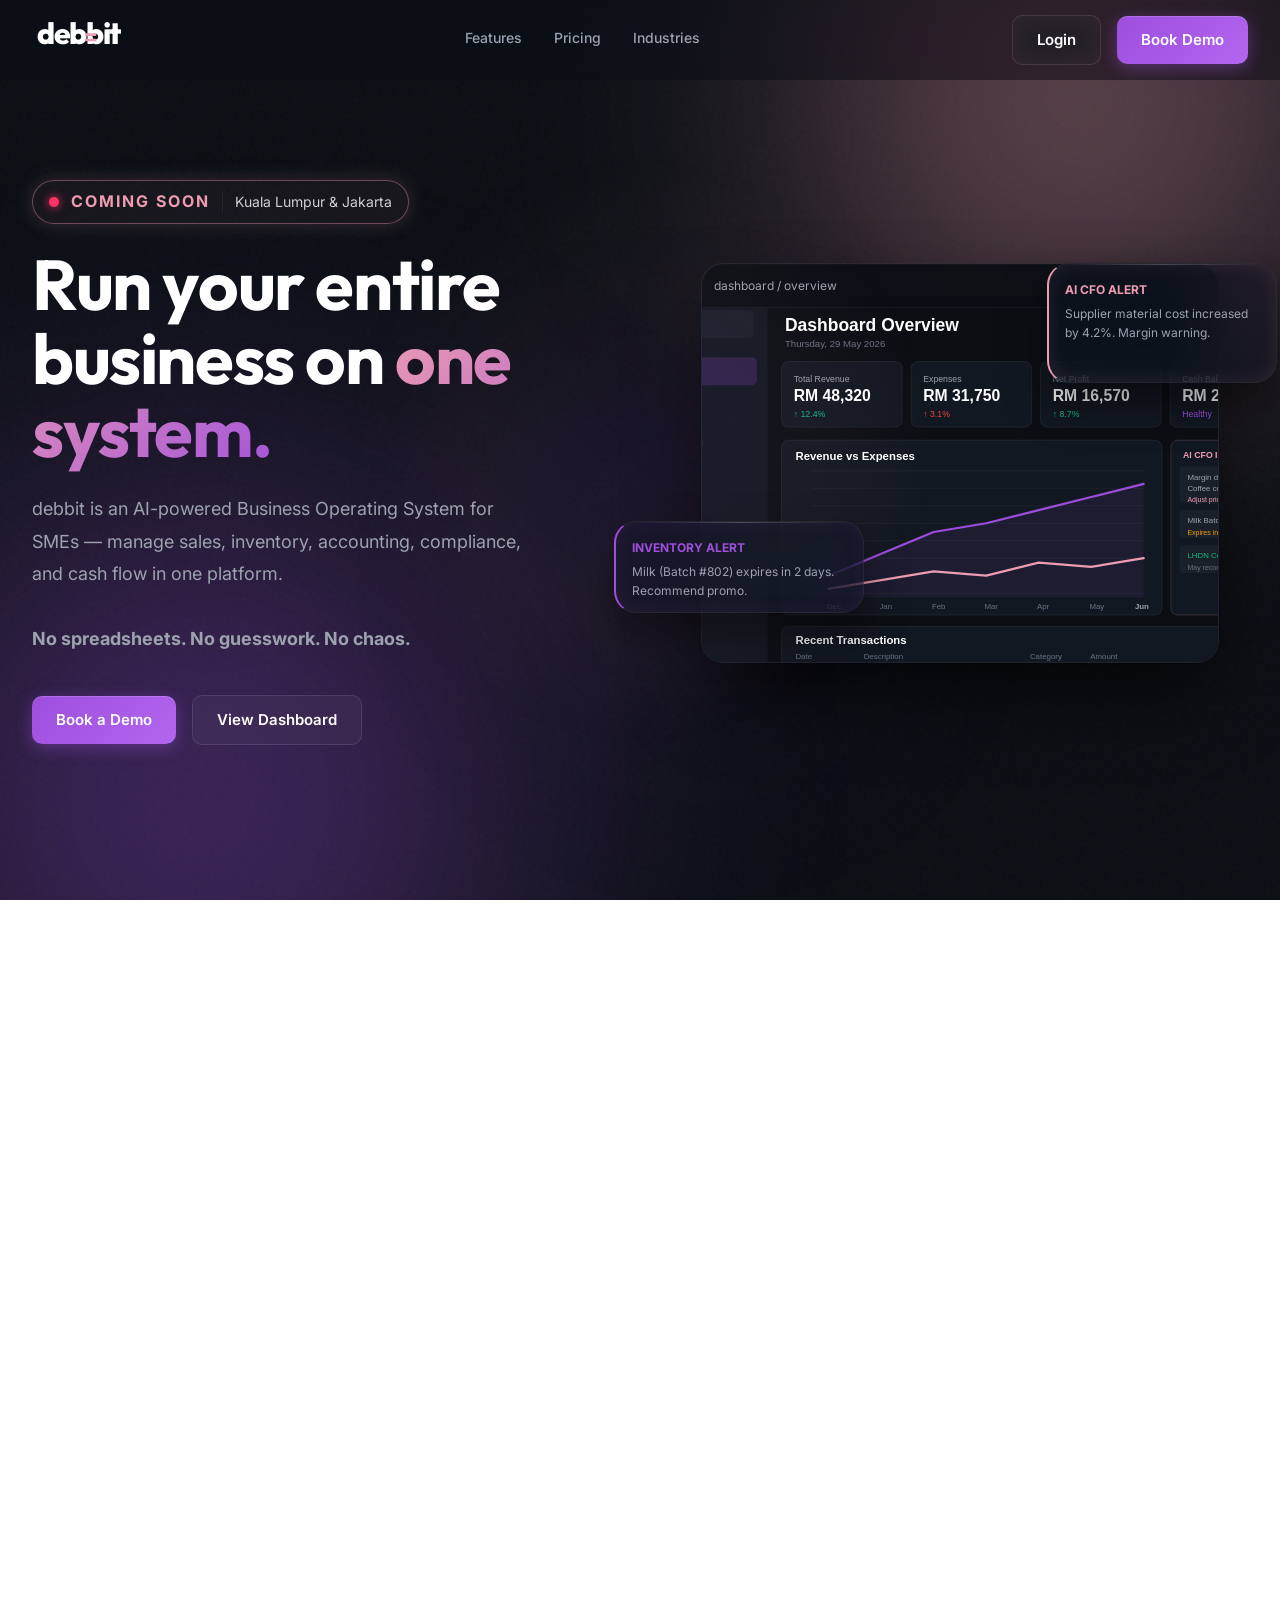
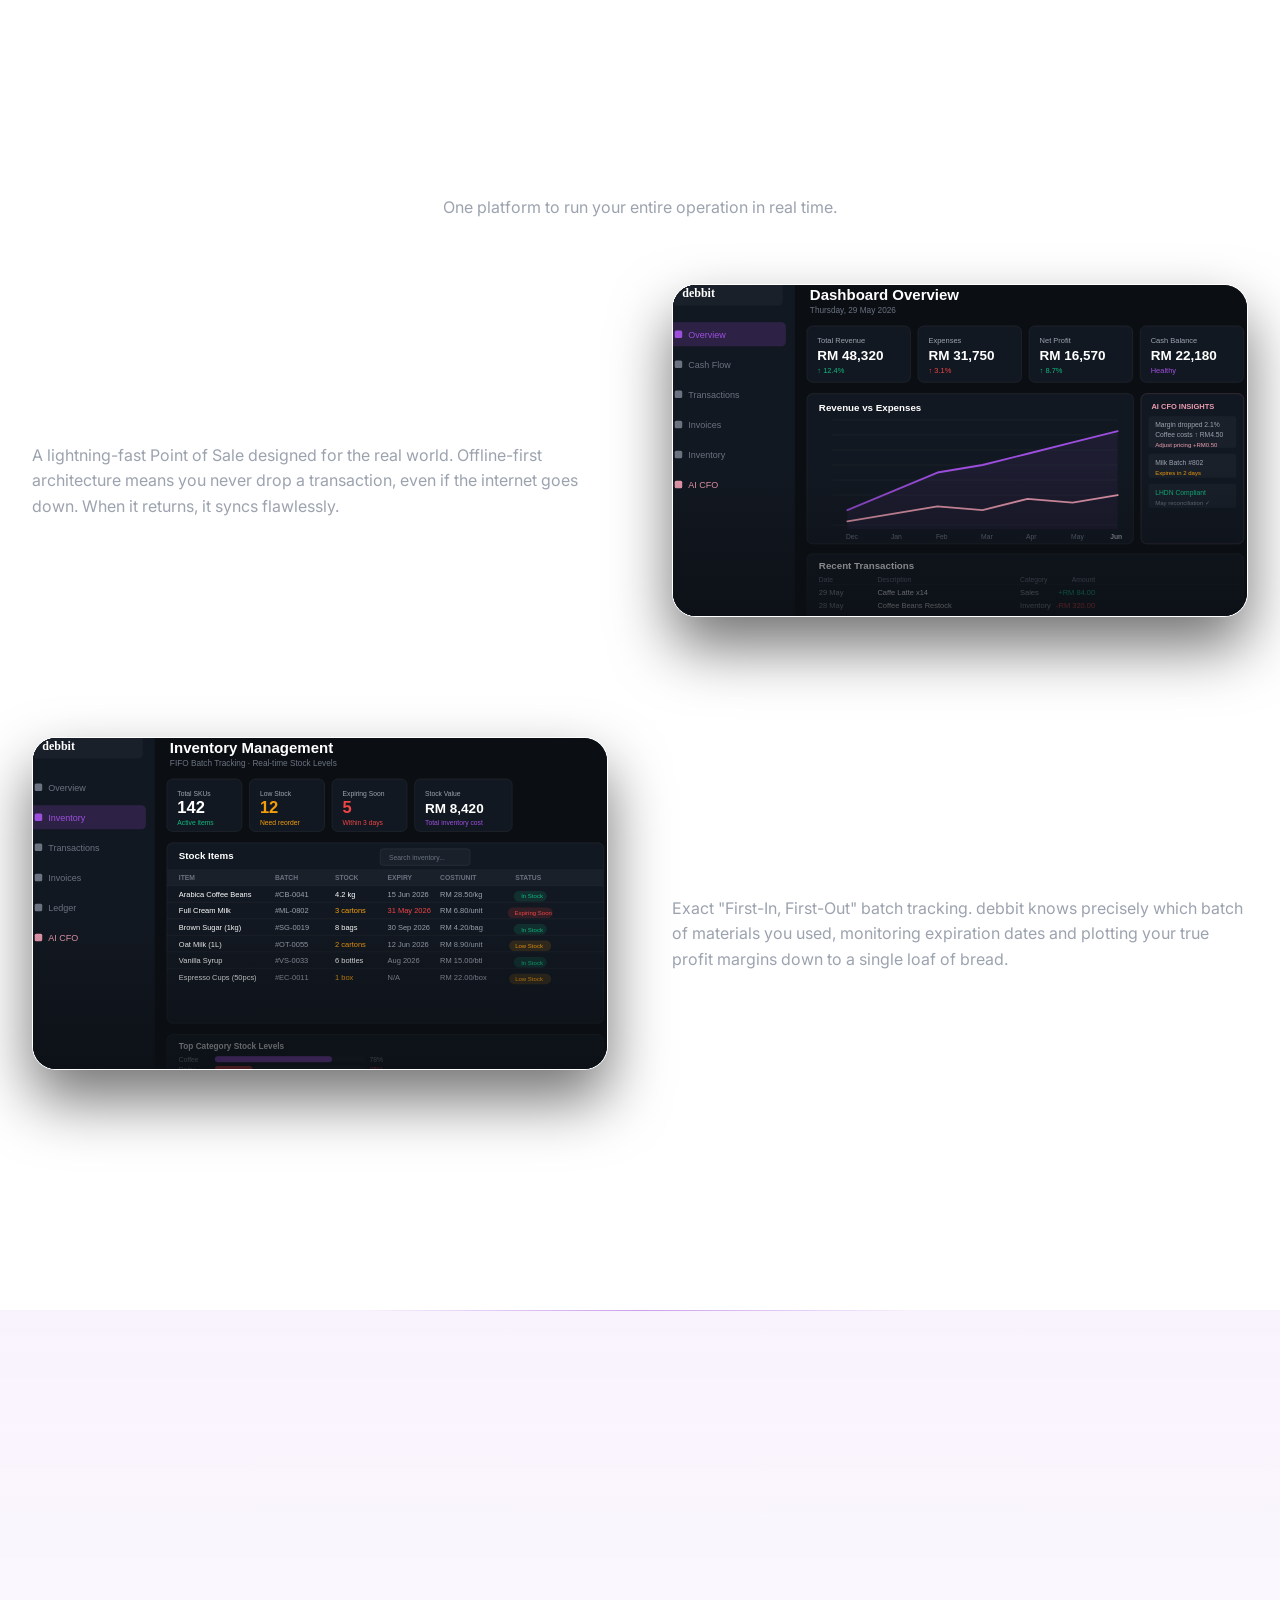
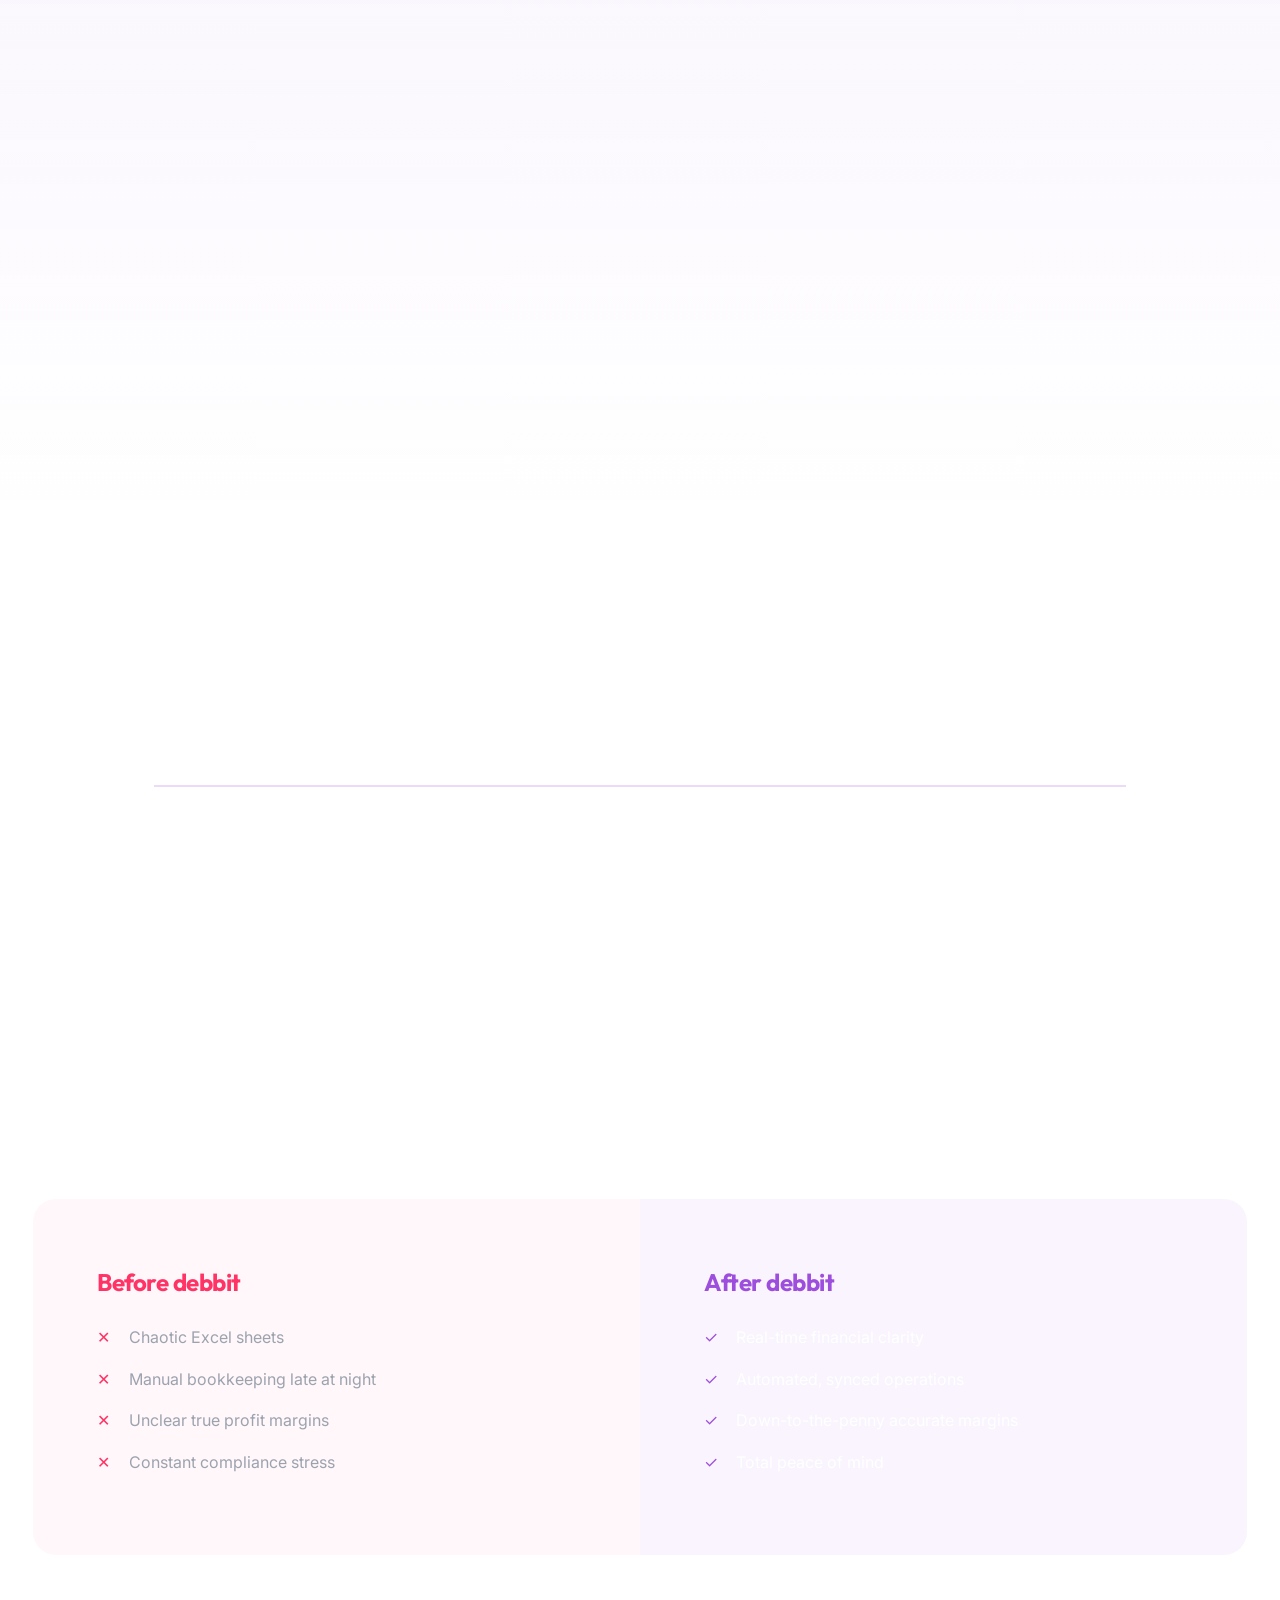
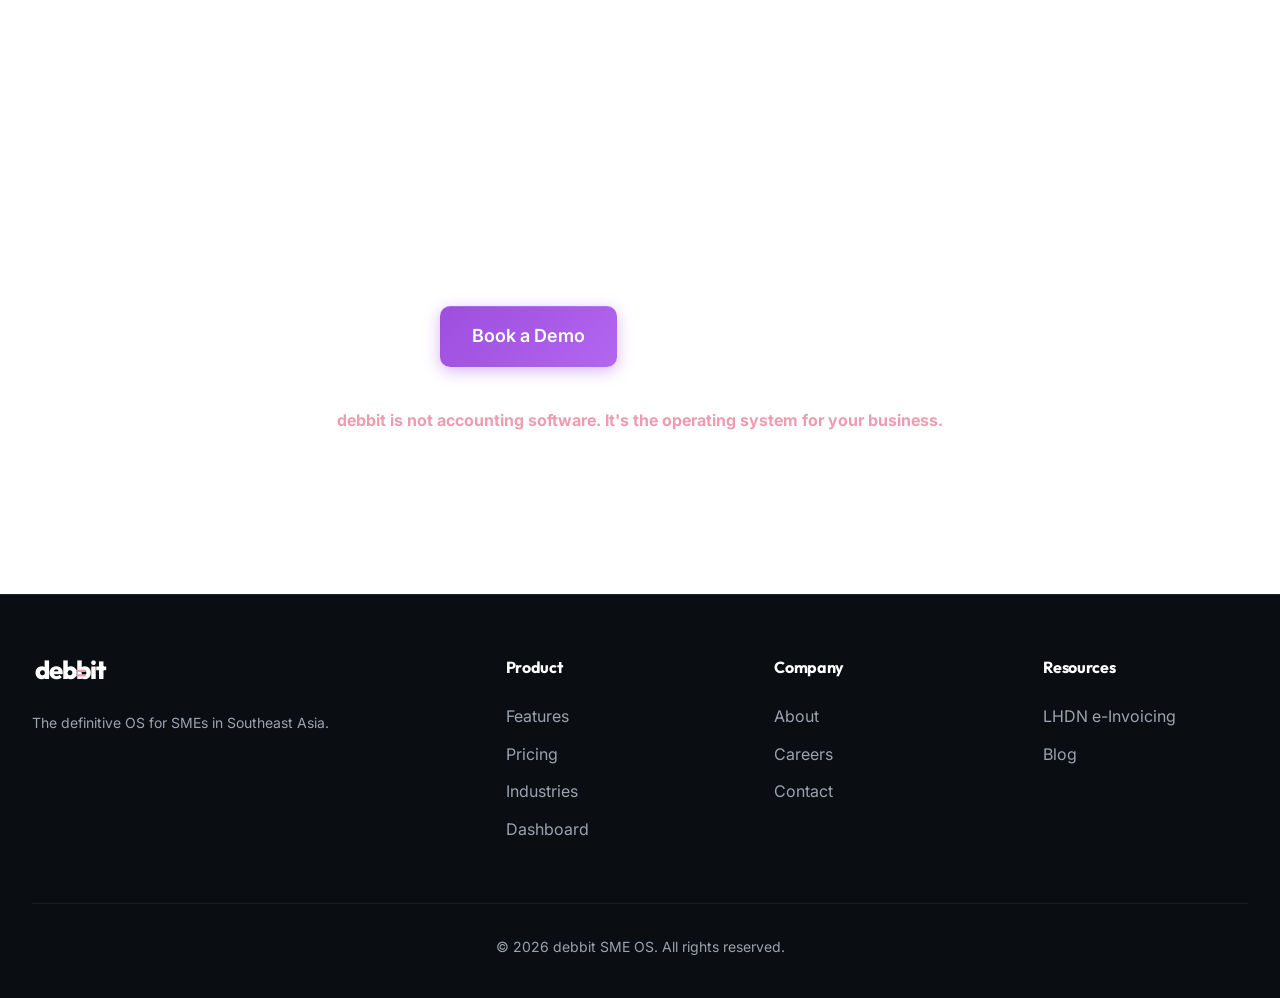
<file: index.html>
<!DOCTYPE html>
<html lang="en">
<head>
    <meta charset="UTF-8">
    <meta name="viewport" content="width=device-width, initial-scale=1.0">
    <title>debbit | The Business Operating System</title>
    <link rel="preconnect" href="https://fonts.googleapis.com">
    <link rel="preconnect" href="https://fonts.gstatic.com" crossorigin>
    <link href="https://fonts.googleapis.com/css2?family=Inter:wght@400;500;600&family=Outfit:wght@600;700;800&display=swap" rel="stylesheet">
    <link rel="stylesheet" href="styles.css">
</head>
<body>
    <!-- Ambient Background Effects -->
    <div class="ambient-bg">
        <div class="orb orb-pink"></div>
        <div class="orb orb-purple"></div>
        <div class="orb orb-mid"></div>
        <div class="noise-overlay"></div>
    </div>
    <nav class="navbar" id="navbar">
        <div class="container nav-container">
            <div class="logo">
                <a href="index.html" style="text-decoration: none;">
                    <svg viewBox="0 0 350 120" xmlns="http://www.w3.org/2000/svg" width="120" height="40">
                        <text x="10" y="85" font-family="'Outfit', sans-serif" font-weight="800" font-size="90" fill="#FFFFFF" letter-spacing="-4">debbit</text>
                        <rect x="154" y="52" width="34" height="8" rx="2" fill="#ED9CB1" />
                        <rect x="154" y="68" width="34" height="8" rx="2" fill="#ED9CB1" />
                    </svg>
                </a>
            </div>
            <div class="nav-links">
                <a href="features.html">Features</a>
                <a href="pricing.html">Pricing</a>
                <a href="industries.html">Industries</a>
            </div>
            <div class="nav-buttons">
                <a href="dashboard.html" class="btn btn-secondary">Login</a>
                <a href="demo.html" class="btn btn-primary">Book Demo</a>
            </div>
        </div>
    </nav>

    <header class="hero">
        <div class="container grid-2">
            <div class="hero-content reveal">
                <div style="display: inline-flex; align-items: center; gap: 12px; padding: 8px 16px; border-radius: 50px; background: rgba(237, 156, 177, 0.05); border: 1px solid rgba(237, 156, 177, 0.4); box-shadow: 0 0 20px rgba(237, 156, 177, 0.2); margin-bottom: 24px; animation: slow-glow 3s infinite alternate;">
                    <span style="width: 10px; height: 10px; border-radius: 50%; background: #ff3366; box-shadow: 0 0 10px #ff3366; animation: blink-fast 1s infinite;"></span>
                    <strong style="color: var(--brand-accent); letter-spacing: 2px;">COMING SOON</strong>
                    <span style="border-left: 1px solid var(--border-light); padding-left: 12px; font-size: 14px; opacity: 0.8;">Kuala Lumpur & Jakarta</span>
                </div>
                <h1 class="hero-title">Run your entire business on <span class="text-gradient">one system.</span></h1>
                <p class="hero-p">
                    debbit is an AI-powered Business Operating System for SMEs —
                    manage sales, inventory, accounting, compliance, and cash flow in one platform.<br><br>
                    <strong>No spreadsheets. No guesswork. No chaos.</strong>
                </p>
                <div class="nav-buttons">
                    <a href="demo.html" class="btn btn-primary">Book a Demo</a>
                    <a href="dashboard.html" class="btn btn-secondary">View Dashboard</a>
                </div>
            </div>

            <div class="hero-mockup-wrapper reveal delay-2">
                <div class="glass-panel panel-main">
                    <div style="position: absolute; top: 0; width: 100%; padding: 12px; background: rgba(11,15,20,0.9); border-bottom: 1px solid rgba(255,255,255,0.05); color:#9CA3AF; font-size:12px; z-index: 10;">dashboard / overview</div>
                    <img src="images/ui2.svg" alt="debbit UI Mockup">
                </div>
                <div class="glass-panel panel-float-1">
                    <div style="color:var(--brand-accent); font-weight:bold; font-size:12px; margin-bottom:5px;">AI CFO ALERT</div>
                    <p style="font-size:12px;">Supplier material cost increased by 4.2%. Margin warning.</p>
                </div>
                <div class="glass-panel panel-float-2">
                    <div style="color:var(--brand-primary); font-weight:bold; font-size:12px; margin-bottom:5px;">INVENTORY ALERT</div>
                    <p style="font-size:12px;">Milk (Batch #802) expires in 2 days. Recommend promo.</p>
                </div>
            </div>
        </div>
    </header>

    <!-- TRUST STRIP -->
    <div class="trust-strip reveal delay-3">
        <div class="container trust-items">
            <div class="trust-item"><span>✦</span> Built for SMEs in SE-Asia</div>
            <div class="trust-item"><span>✦</span> LHDN e-Invoicing Ready</div>
            <div class="trust-item"><span>✦</span> Offline POS + Cloud Sync</div>
            <div class="trust-item"><span>✦</span> AI CFO Included</div>
        </div>
    </div>

    <!-- THE PROBLEM -->
    <section class="section">
        <div class="container">
            <div class="text-center mb-4 reveal">
                <h2 style="font-size: 36px; margin-bottom: 16px;">Most businesses don't fail due to lack of sales.</h2>
                <p style="font-size: 18px; max-width: 600px; margin: 0 auto;">They fail because they don't understand their numbers. Running a business shouldn't feel like juggling 5 disjointed systems.</p>
            </div>

            <div class="grid-3">
                <div class="card problem-card reveal">
                    <div class="icon-box">✕</div>
                    <h3>Multiple disconnected tools</h3>
                    <p>Wasting hours jumping between POS, inventory sheets, and accounting software.</p>
                </div>
                <div class="card problem-card reveal delay-1">
                    <div class="icon-box">!</div>
                    <h3>Missing receipts & records</h3>
                    <p>Manual data entry causes fatal blind spots and constant stress around compliance.</p>
                </div>
                <div class="card problem-card reveal delay-2">
                    <div class="icon-box">?</div>
                    <h3>No clear view of cash flow</h3>
                    <p>It's slow. It's risky. It doesn't scale. You're flying blind.</p>
                </div>
            </div>
        </div>
    </section>

    <!-- THE SOLUTION -->
    <section class="section" style="background: rgba(255,255,255,0.01);">
        <div class="container">
            <div class="text-center mb-4 reveal">
                <h2 style="font-size: 36px;">debbit replaces everything.</h2>
                <p>One platform to run your entire operation in real time.</p>
            </div>

            <div class="grid-2 solution-row reveal">
                <div>
                    <h3 style="font-size: 28px; margin-bottom: 16px;">Sell products instantly.</h3>
                    <p>A lightning-fast Point of Sale designed for the real world. Offline-first architecture means you never drop a transaction, even if the internet goes down. When it returns, it syncs flawlessly.</p>
                </div>
                <div class="img-wrap"><img src="images/ui2.svg" alt="POS UI Mockup" class="solution-img-box"></div>
            </div>

            <div class="grid-2 solution-row reveal">
                <div class="img-wrap"><img src="images/ui1.svg" alt="Inventory UI Mockup" class="solution-img-box"></div>
                <div>
                    <h3 style="font-size: 28px; margin-bottom: 16px;">Track exact inventory usage.</h3>
                    <p>Exact "First-In, First-Out" batch tracking. debbit knows precisely which batch of materials you used, monitoring expiration dates and plotting your true profit margins down to a single loaf of bread.</p>
                </div>
            </div>
        </div>
    </section>

    <!-- AI CFO -->
    <section class="section ai-cfo-section">
        <div class="container text-center reveal">
            <h3 style="color: var(--brand-accent); letter-spacing: 2px; text-transform: uppercase; font-size: 14px; margin-bottom: 16px;">AI CFO Included</h3>
            <h2 style="font-size: 40px; margin-bottom: 16px;">Your business, explained in plain English.</h2>
            <p style="max-width: 600px; margin: 0 auto 40px;">debbit doesn't just store data. It understands it. No accountant required. No manual analysis needed.</p>

            <div class="chat-ui reveal delay-1">
                <div style="text-align: left;">
                    <div class="chat-bubble">📊 "Your overall profit margin dropped 12% this week."</div>
                    <div class="chat-bubble">⚠️ "Supplier material costs for Coffee Beans increased by RM4.50. Consider adjusting retail pricing by +RM0.50 to clear margin minimums."</div>
                    <div class="chat-bubble" style="border-left-color: var(--brand-primary)">✅ "LHDN e-Invoicing reconciliation complete. You are compliant for the month."</div>
                </div>
            </div>
        </div>
    </section>

    <!-- HOW IT WORKS -->
    <section class="section">
        <div class="container text-center">
            <h2 style="font-size: 36px; margin-bottom: 60px;">How it works</h2>

            <div class="grid-3" style="position: relative;">
                <div style="position: absolute; top: 24px; left: 10%; right: 10%; height: 2px; background: rgba(157, 78, 221, 0.2); z-index: 1;"></div>

                <div class="step-item reveal">
                    <div class="step-number">1</div>
                    <h3 class="step-title">Capture Everything</h3>
                    <p>Sales, expenses, and inventory adjustments are automatically recorded at the counter or via WhatsApp.</p>
                </div>
                <div class="step-item reveal delay-1">
                    <div class="step-number">2</div>
                    <h3 class="step-title">AI Processes Data</h3>
                    <p>Every transaction is categorized, analyzed, batched, and tracked without human input.</p>
                </div>
                <div class="step-item reveal delay-2">
                    <div class="step-number">3</div>
                    <h3 class="step-title">Clarity & Control</h3>
                    <p>Real-time insights, financial reports, and LHDN compliance are generated and done for you.</p>
                </div>
            </div>
        </div>
    </section>

    <!-- BEFORE VS AFTER -->
    <section class="section">
        <div class="container">
            <div class="split-screen reveal">
                <div class="split-side split-before">
                    <h3 style="color: #ff3366">Before debbit</h3>
                    <ul class="split-ul">
                        <li>Chaotic Excel sheets</li>
                        <li>Manual bookkeeping late at night</li>
                        <li>Unclear true profit margins</li>
                        <li>Constant compliance stress</li>
                    </ul>
                </div>
                <div class="split-side split-after">
                    <h3 style="color: var(--brand-primary)">After debbit</h3>
                    <ul class="split-ul">
                        <li>Real-time financial clarity</li>
                        <li>Automated, synced operations</li>
                        <li>Down-to-the-penny accurate margins</li>
                        <li>Total peace of mind</li>
                    </ul>
                </div>
            </div>
        </div>
    </section>

    <!-- FINAL CTA -->
    <section class="section" style="padding-bottom: 160px; text-align: center;">
        <div class="container reveal">
            <h2 style="font-size: 48px; margin-bottom: 32px;">Stop guessing. Start running your business with clarity.</h2>
            <div class="nav-buttons" style="justify-content: center;">
                <a href="demo.html" class="btn btn-primary" style="padding: 16px 32px; font-size: 18px;">Book a Demo</a>
                <a href="dashboard.html" class="btn btn-secondary" style="padding: 16px 32px; font-size: 18px;">View Dashboard</a>
            </div>
            <p style="margin-top: 40px; font-weight: bold; color: var(--brand-accent);">debbit is not accounting software. It's the operating system for your business.</p>
        </div>
    </section>

    <footer class="footer">
        <div class="container">
            <div class="footer-grid">
                <div class="footer-col">
                    <svg viewBox="0 0 350 120" xmlns="http://www.w3.org/2000/svg" width="100" height="34" class="mb-1">
                        <text x="10" y="85" font-family="'Outfit', sans-serif" font-weight="800" font-size="90" fill="#FFFFFF" letter-spacing="-4">debbit</text>
                        <rect x="154" y="52" width="34" height="8" rx="2" fill="#ED9CB1" />
                        <rect x="154" y="68" width="34" height="8" rx="2" fill="#ED9CB1" />
                    </svg>
                    <p style="font-size: 14px;">The definitive OS for SMEs in Southeast Asia.</p>
                </div>
                <div class="footer-col">
                    <h4>Product</h4>
                    <ul>
                        <li><a href="features.html">Features</a></li>
                        <li><a href="pricing.html">Pricing</a></li>
                        <li><a href="industries.html">Industries</a></li>
                        <li><a href="dashboard.html">Dashboard</a></li>
                    </ul>
                </div>
                <div class="footer-col">
                    <h4>Company</h4>
                    <ul>
                        <li><a href="#">About</a></li>
                        <li><a href="#">Careers</a></li>
                        <li><a href="#">Contact</a></li>
                    </ul>
                </div>
                <div class="footer-col">
                    <h4>Resources</h4>
                    <ul>
                        <li><a href="#">LHDN e-Invoicing</a></li>
                        <li><a href="#">Blog</a></li>
                    </ul>
                </div>
            </div>
            <div class="footer-bottom">
                &copy; 2026 debbit SME OS. All rights reserved.
            </div>
        </div>
    </footer>

    <script src="animations.js"></script>
</body>
</html>
</file>
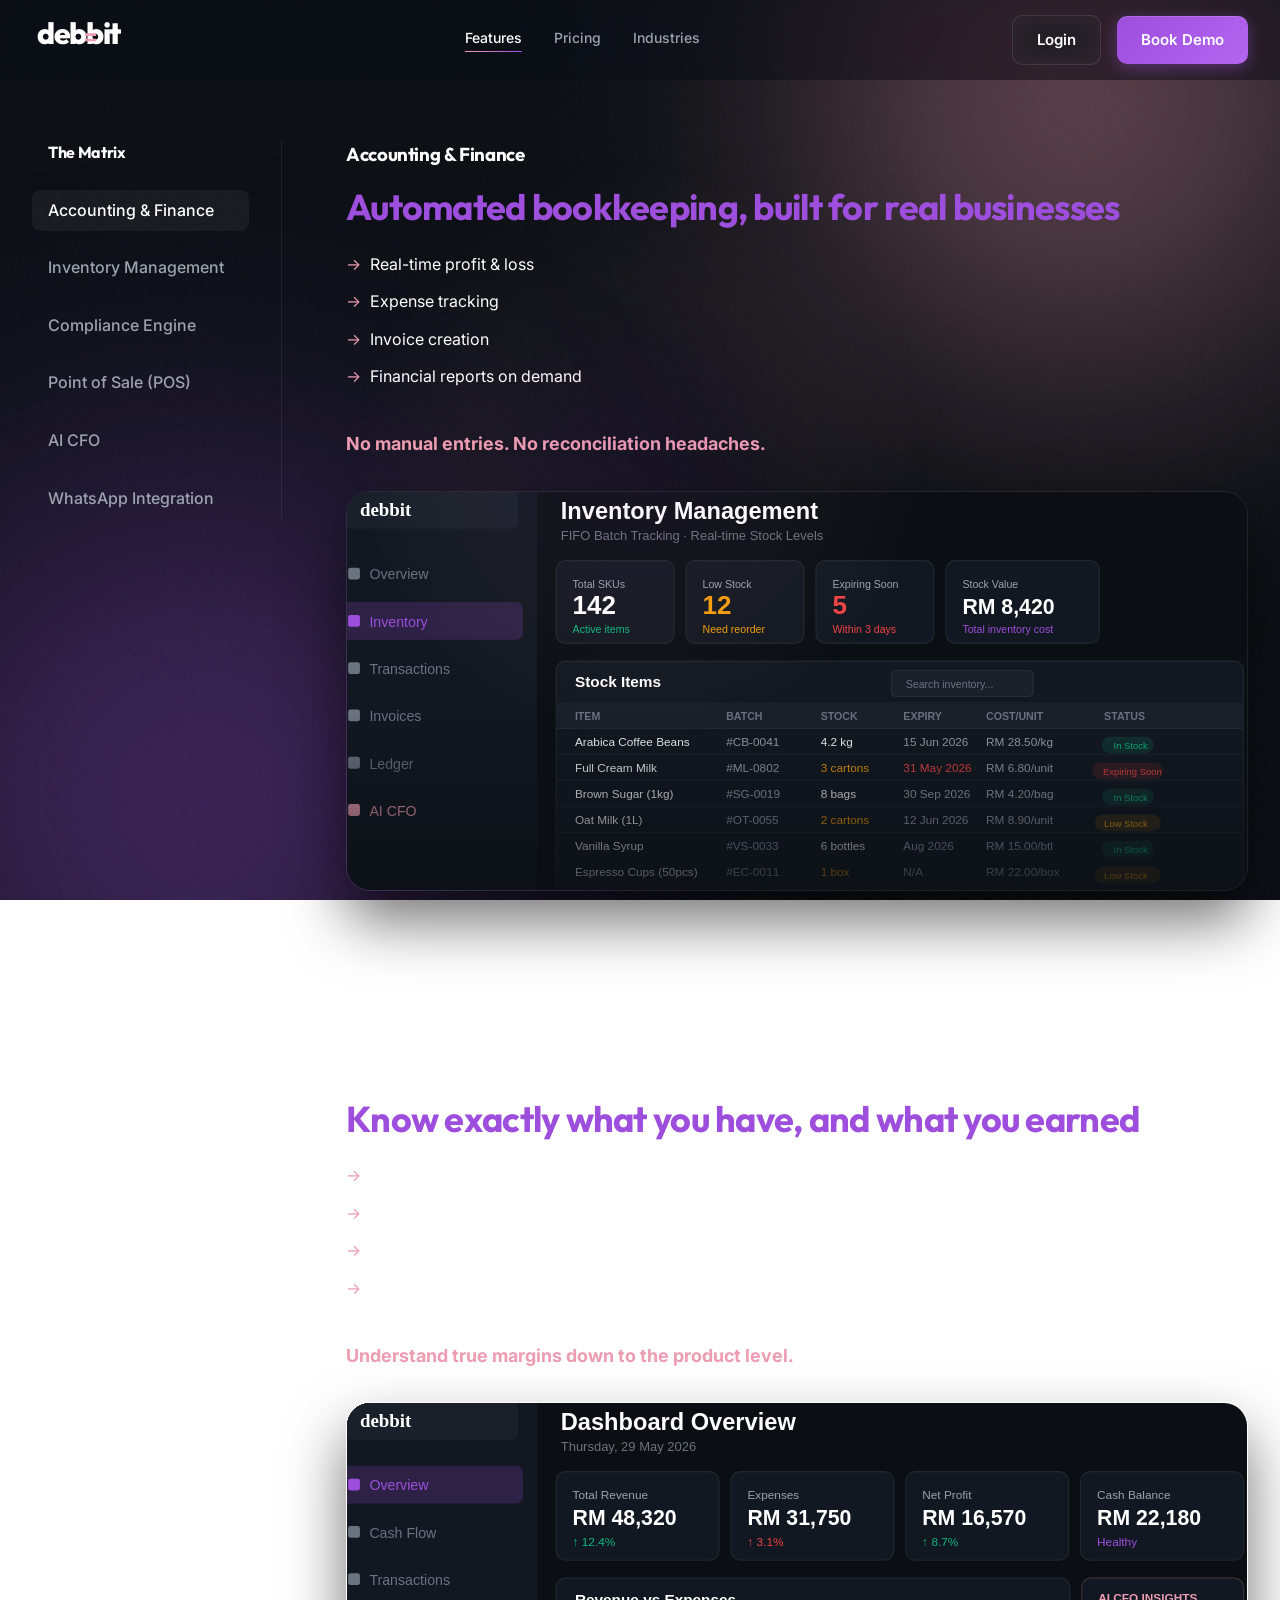
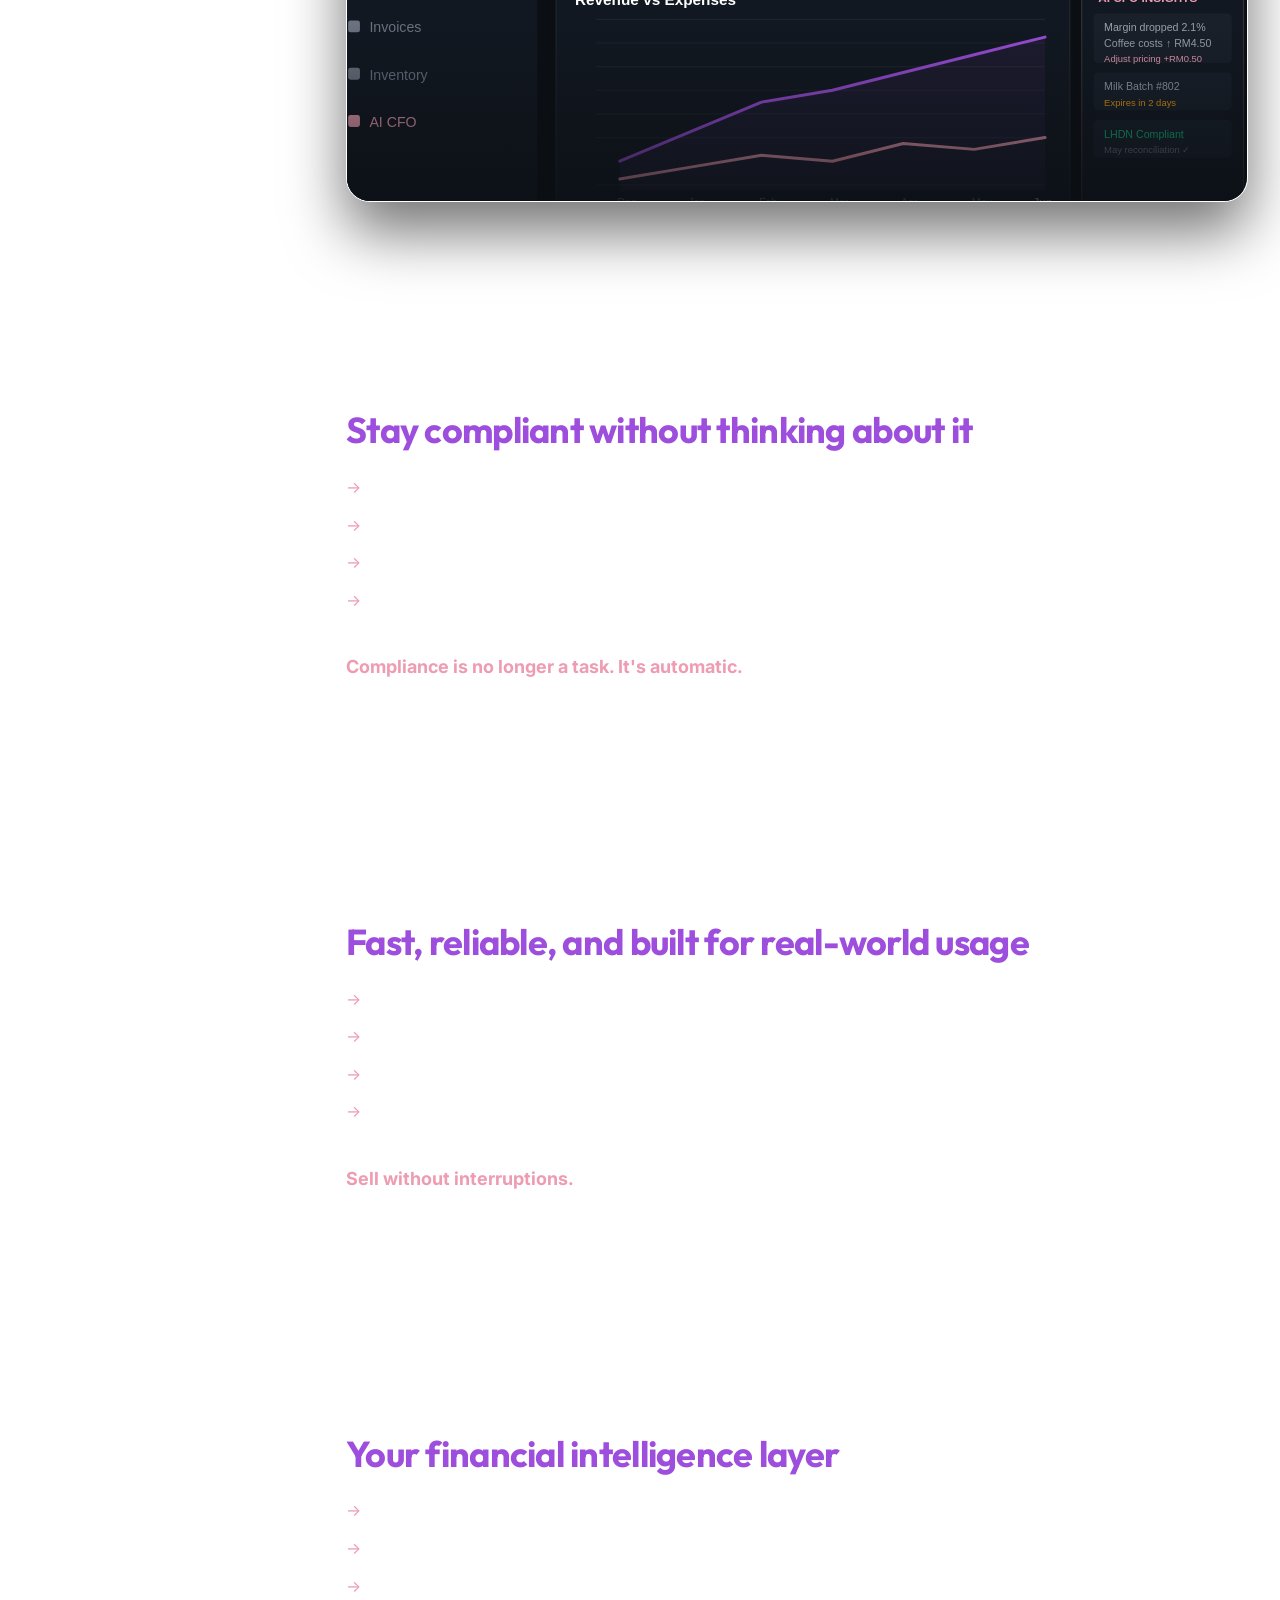
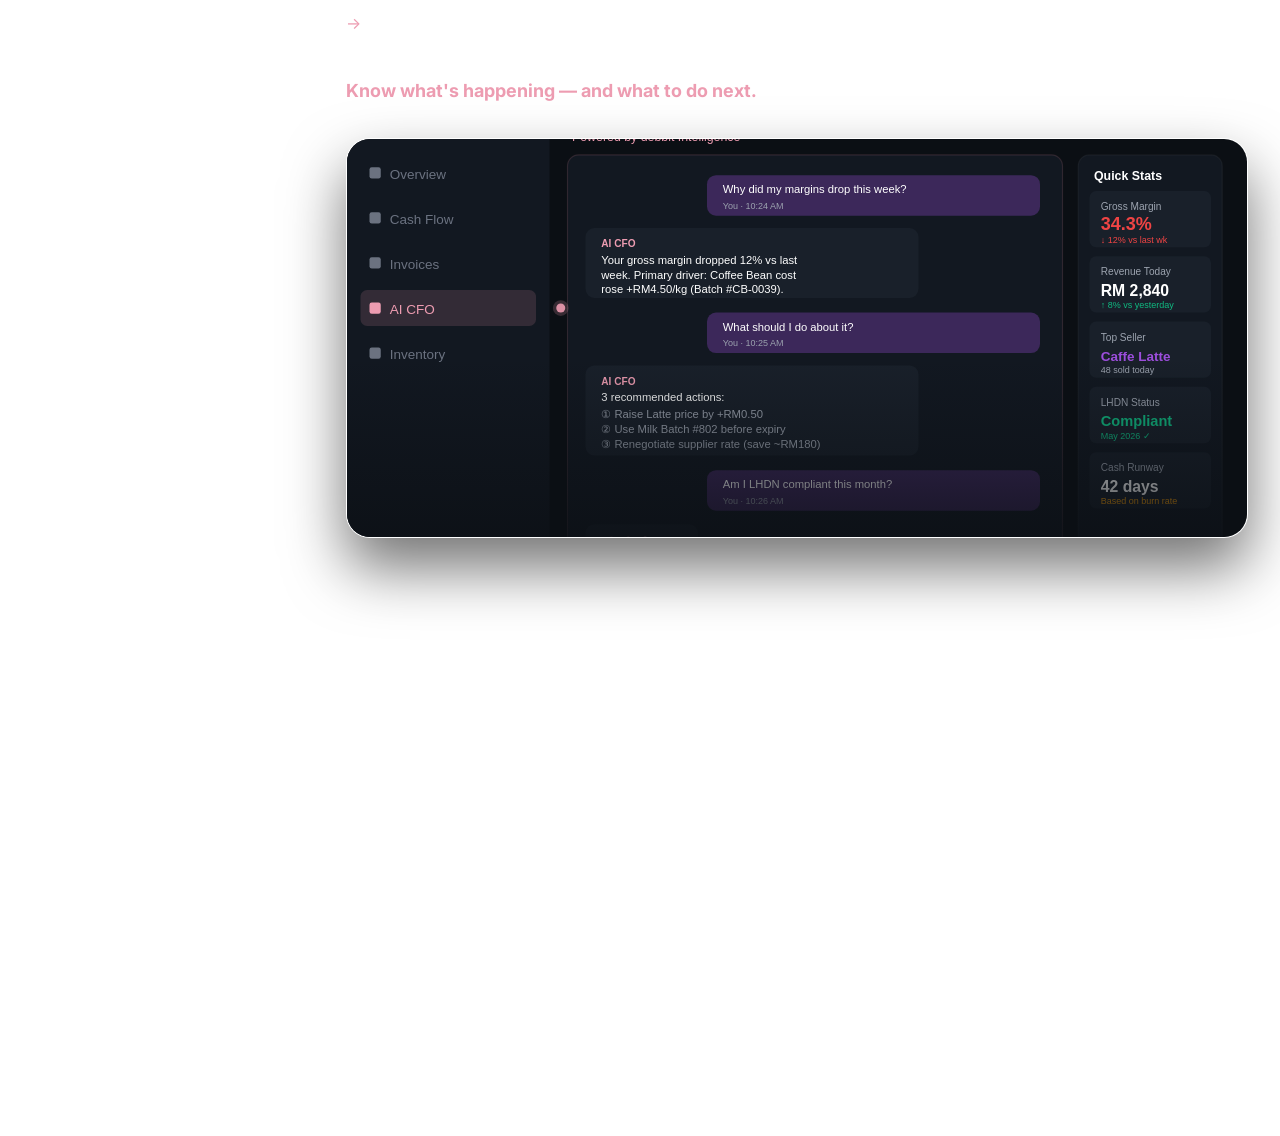
<file: features.html>
<!DOCTYPE html>
<html lang="en">
<head>
    <meta charset="UTF-8">
    <meta name="viewport" content="width=device-width, initial-scale=1.0">
    <title>Features | debbit OS</title>
    <link href="https://fonts.googleapis.com/css2?family=Inter:wght@400;500;600&family=Outfit:wght@600;700;800&display=swap" rel="stylesheet">
    <link rel="stylesheet" href="styles.css">
    <style>
        .features-layout { display: grid; grid-template-columns: 250px 1fr; gap: 4rem; padding-top: 140px; }
        .sidebar { position: sticky; top: 120px; height: fit-content; border-right: 1px solid var(--border-light); padding-right: 2rem; }
        .sidebar ul { list-style: none; display: flex; flex-direction: column; gap: 1rem; }
        .sidebar a { color: var(--text-secondary); text-decoration: none; font-weight: 500; transition: 0.2s; display: block; padding: 8px 16px; border-radius: 8px; }
        .sidebar a:hover, .sidebar a.active { color: var(--text-primary); background: rgba(255,255,255,0.05); }
        .feature-block { padding-bottom: 80px; border-bottom: 1px solid var(--border-light); margin-bottom: 80px; }
        .feature-block:last-child { border: none; margin-bottom: 0; }
        .feature-block h2 { font-size: 36px; margin-bottom: 16px; color: var(--brand-primary); }
        .feature-block p.desc { font-size: 18px; color: var(--text-secondary); margin-bottom: 32px; }
        .feature-ul { list-style: none; margin-bottom: 40px; }
        .feature-ul li { margin-bottom: 12px; font-size: 16px; position: relative; padding-left: 24px; }
        .feature-ul li::before { content: '→'; position: absolute; left: 0; color: var(--brand-accent); }
        .ui-screenshot { width: 100%; height: 300px; background: var(--bg-card); border: 1px solid var(--border-light); border-radius: 16px; display: flex; align-items: center; justify-content: center; color: var(--text-secondary); font-family: var(--font-head); }
    </style>
</head>
<body>
    <div class="ambient-bg">
        <div class="orb orb-pink"></div>
        <div class="orb orb-purple"></div>
        <div class="noise-overlay"></div>
    </div>
    <nav class="navbar" id="navbar">
        <div class="container nav-container">
            <div class="logo">
                <a href="index.html" style="text-decoration: none;">
                    <svg viewBox="0 0 350 120" xmlns="http://www.w3.org/2000/svg" width="120" height="40">
                        <text x="10" y="85" font-family="'Outfit', sans-serif" font-weight="800" font-size="90" fill="#FFFFFF" letter-spacing="-4">debbit</text>
                        <rect x="154" y="52" width="34" height="8" rx="2" fill="#ED9CB1" />
                        <rect x="154" y="68" width="34" height="8" rx="2" fill="#ED9CB1" />
                    </svg>
                </a>
            </div>
            <div class="nav-links">
                <a href="features.html" class="active">Features</a>
                <a href="pricing.html">Pricing</a>
                <a href="industries.html">Industries</a>
            </div>
            <div class="nav-buttons">
                <a href="dashboard.html" class="btn btn-secondary">Login</a>
                <a href="demo.html" class="btn btn-primary">Book Demo</a>
            </div>
        </div>
    </nav>

    <div class="container features-layout">
        <div class="sidebar">
            <h4 style="margin-bottom: 1.5rem; padding-left: 16px;">The Matrix</h4>
            <ul>
                <li><a href="#accounting" class="active">Accounting & Finance</a></li>
                <li><a href="#inventory">Inventory Management</a></li>
                <li><a href="#compliance">Compliance Engine</a></li>
                <li><a href="#pos">Point of Sale (POS)</a></li>
                <li><a href="#ai">AI CFO</a></li>
                <li><a href="#whatsapp">WhatsApp Integration</a></li>
            </ul>
        </div>

        <div class="content">
            <div class="feature-block reveal" id="accounting">
                <h3 style="color: var(--text-primary); margin-bottom: 8px;">Accounting & Finance</h3>
                <h2>Automated bookkeeping, built for real businesses</h2>
                <ul class="feature-ul">
                    <li>Real-time profit & loss</li>
                    <li>Expense tracking</li>
                    <li>Invoice creation</li>
                    <li>Financial reports on demand</li>
                </ul>
                <p class="desc" style="color: var(--brand-accent); font-weight: bold;">No manual entries. No reconciliation headaches.</p>
                <div class="img-wrap img-wrap-tall"><img src="images/ui1.svg" alt="Accounting Dashboard"></div>
            </div>

            <div class="feature-block reveal" id="inventory">
                <h3 style="color: var(--text-primary); margin-bottom: 8px;">Inventory Management</h3>
                <h2>Know exactly what you have, and what you earned</h2>
                <ul class="feature-ul">
                    <li>FIFO batch tracking</li>
                    <li>Expiry date monitoring</li>
                    <li>Supplier cost tracking</li>
                    <li>Real-time stock visibility</li>
                </ul>
                <p class="desc" style="color: var(--brand-accent); font-weight: bold;">Understand true margins down to the product level.</p>
                <div class="img-wrap img-wrap-tall"><img src="images/ui2.svg" alt="Inventory Flow"></div>
            </div>

            <div class="feature-block reveal" id="compliance">
                <h3 style="color: var(--text-primary); margin-bottom: 8px;">Compliance Engine</h3>
                <h2>Stay compliant without thinking about it</h2>
                <ul class="feature-ul">
                    <li>LHDN e-Invoicing (Malaysia)</li>
                    <li>Automated statutory calculations</li>
                    <li>Audit-ready records</li>
                    <li>Tax-ready reporting</li>
                </ul>
                <p class="desc" style="color: var(--brand-accent); font-weight: bold;">Compliance is no longer a task. It's automatic.</p>
            </div>

            <div class="feature-block reveal" id="pos">
                <h3 style="color: var(--text-primary); margin-bottom: 8px;">Point of Sale (POS)</h3>
                <h2>Fast, reliable, and built for real-world usage</h2>
                <ul class="feature-ul">
                    <li>Offline-first system</li>
                    <li>Syncs when internet is available</li>
                    <li>Multi-device support</li>
                    <li>Simple checkout experience</li>
                </ul>
                <p class="desc" style="color: var(--brand-accent); font-weight: bold;">Sell without interruptions.</p>
            </div>

            <div class="feature-block reveal" id="ai">
                <h3 style="color: var(--text-primary); margin-bottom: 8px;">AI CFO</h3>
                <h2>Your financial intelligence layer</h2>
                <ul class="feature-ul">
                    <li>Cash flow predictions</li>
                    <li>Profitability insights</li>
                    <li>Anomaly detection</li>
                    <li>Business recommendations</li>
                </ul>
                <p class="desc" style="color: var(--brand-accent); font-weight: bold;">Know what's happening — and what to do next.</p>
                <div class="img-wrap img-wrap-tall"><img src="images/ui3.svg" alt="AI Phone App" style="object-position: center; transform: scale(1.0);"></div>
            </div>

            <div class="feature-block reveal" id="whatsapp">
                <h3 style="color: var(--text-primary); margin-bottom: 8px;">WhatsApp Integration</h3>
                <h2>Run operations through chat</h2>
                <ul class="feature-ul">
                    <li>Log expenses via WhatsApp</li>
                    <li>Check stock instantly</li>
                    <li>Simple commands in natural language</li>
                </ul>
                <p class="desc" style="color: var(--brand-accent); font-weight: bold;">No training required.</p>
            </div>
        </div>
    </div>

    <script src="animations.js"></script>
</body>
</html>
</file>
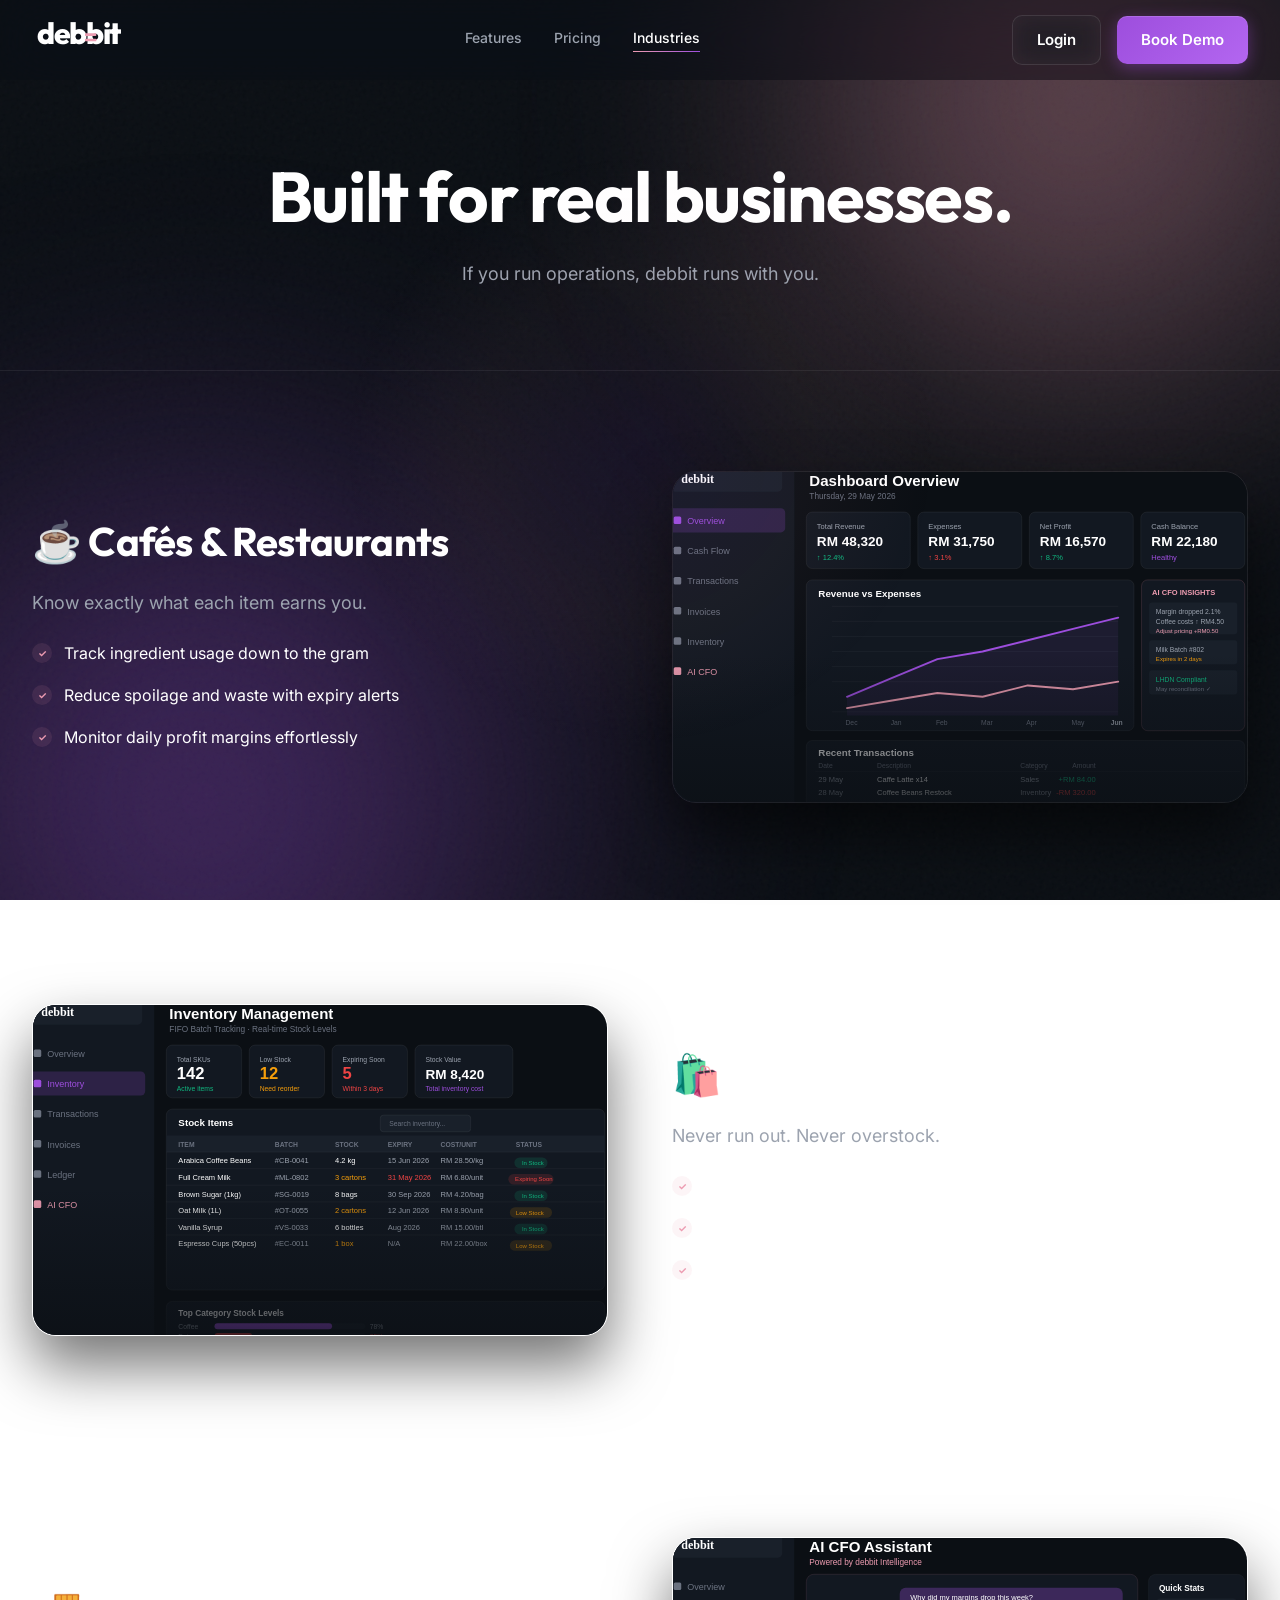
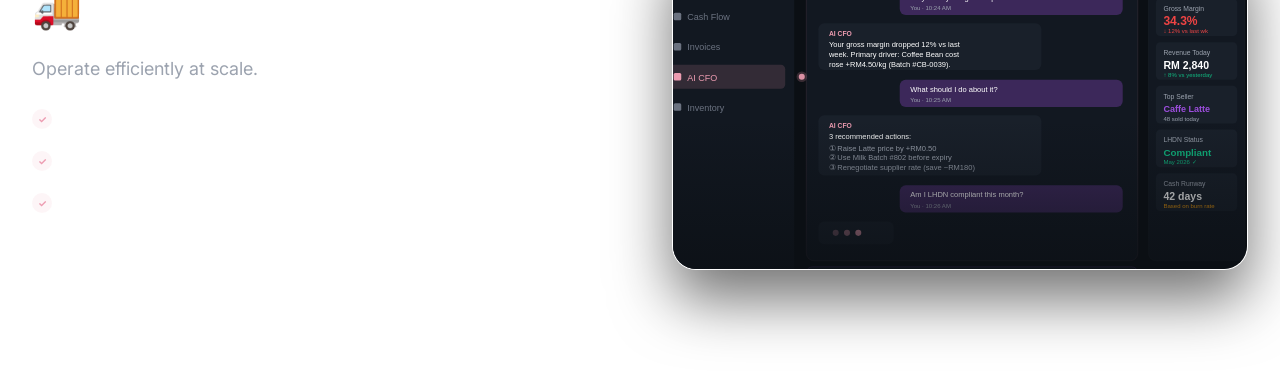
<file: industries.html>
<!DOCTYPE html>
<html lang="en">
<head>
    <meta charset="UTF-8">
    <meta name="viewport" content="width=device-width, initial-scale=1.0">
    <title>Industries | debbit OS</title>
    <link href="https://fonts.googleapis.com/css2?family=Inter:wght@400;500;600&family=Outfit:wght@600;700;800&display=swap" rel="stylesheet">
    <link rel="stylesheet" href="styles.css">
    <style>
        .industry-row { padding: 100px 0; border-bottom: 1px solid var(--border-light); }
        .industry-row:last-child { border: none; }
        .ind-img { background: var(--bg-card); height: 400px; border-radius: 24px; border: 1px solid var(--border-light); display: flex; align-items: center; justify-content: center; font-family: var(--font-head); color: var(--text-secondary); box-shadow: 0 30px 60px rgba(0,0,0,0.4); }
        .ind-ul { list-style: none; margin-top: 24px; }
        .ind-ul li { margin-bottom: 16px; font-size: 16px; position: relative; padding-left: 32px; }
        .ind-ul li::before { content: '✓'; position: absolute; left: 0; color: var(--brand-accent); font-weight: bold; background: rgba(237, 156, 177, 0.1); width: 20px; height: 20px; display: flex; align-items: center; justify-content: center; border-radius: 50%; font-size: 10px; top: 2px;}
    </style>
</head>
<body>
    <div class="ambient-bg">
        <div class="orb orb-pink"></div>
        <div class="orb orb-purple"></div>
        <div class="noise-overlay"></div>
    </div>
    <nav class="navbar" id="navbar">
        <div class="container nav-container">
            <div class="logo">
                <a href="index.html" style="text-decoration: none;">
                    <svg viewBox="0 0 350 120" xmlns="http://www.w3.org/2000/svg" width="120" height="40">
                        <text x="10" y="85" font-family="'Outfit', sans-serif" font-weight="800" font-size="90" fill="#FFFFFF" letter-spacing="-4">debbit</text>
                        <rect x="154" y="52" width="34" height="8" rx="2" fill="#ED9CB1" />
                        <rect x="154" y="68" width="34" height="8" rx="2" fill="#ED9CB1" />
                    </svg>
                </a>
            </div>
            <div class="nav-links">
                <a href="features.html">Features</a>
                <a href="pricing.html">Pricing</a>
                <a href="industries.html" class="active">Industries</a>
            </div>
            <div class="nav-buttons">
                <a href="dashboard.html" class="btn btn-secondary">Login</a>
                <a href="demo.html" class="btn btn-primary">Book Demo</a>
            </div>
        </div>
    </nav>

    <div style="padding-top: 160px; text-align: center; border-bottom: 1px solid var(--border-light); padding-bottom: 80px;">
        <h1 class="hero-title reveal">Built for real businesses.</h1>
        <p class="hero-p reveal delay-1" style="margin: 0 auto;">If you run operations, debbit runs with you.</p>
    </div>

    <!-- Cafe -->
    <section class="industry-row">
        <div class="container grid-2">
            <div class="reveal">
                <h2 style="font-size: 40px; margin-bottom: 16px;">☕ Cafés & Restaurants</h2>
                <p style="font-size: 18px; color: var(--text-secondary);">Know exactly what each item earns you.</p>
                <ul class="ind-ul">
                    <li>Track ingredient usage down to the gram</li>
                    <li>Reduce spoilage and waste with expiry alerts</li>
                    <li>Monitor daily profit margins effortlessly</li>
                </ul>
            </div>
            <div class="img-wrap reveal delay-2"><img src="images/ui2.svg" alt="Cafe POS UI"></div>
        </div>
    </section>

    <!-- Retail -->
    <section class="industry-row" style="background: rgba(255,255,255,0.01);">
        <div class="container grid-2" style="direction: rtl;">
            <div class="reveal" style="direction: ltr;">
                <h2 style="font-size: 40px; margin-bottom: 16px;">🛍️ Retail Businesses</h2>
                <p style="font-size: 18px; color: var(--text-secondary);">Never run out. Never overstock.</p>
                <ul class="ind-ul">
                    <li>Real-time multi-location inventory tracking</li>
                    <li>Advanced sales performance insights</li>
                    <li>Automated stock reordering optimization</li>
                </ul>
            </div>
            <div class="img-wrap reveal delay-2"><img src="images/ui1.svg" alt="Retail Dashboard" style="direction: ltr;"></div>
        </div>
    </section>

    <!-- Distributors -->
    <section class="industry-row">
        <div class="container grid-2">
            <div class="reveal">
                <h2 style="font-size: 40px; margin-bottom: 16px;">🚚 Distributors</h2>
                <p style="font-size: 18px; color: var(--text-secondary);">Operate efficiently at scale.</p>
                <ul class="ind-ul">
                    <li>Bulk inventory and warehouse management</li>
                    <li>Intelligent supplier tracking</li>
                    <li>Precise overhead and shipment cost control</li>
                </ul>
            </div>
            <div class="img-wrap reveal delay-2"><img src="images/ui3.svg" alt="Distribution Analytics UI"></div>
        </div>
    </section>

    <script src="animations.js"></script>
</body>
</html>
</file>
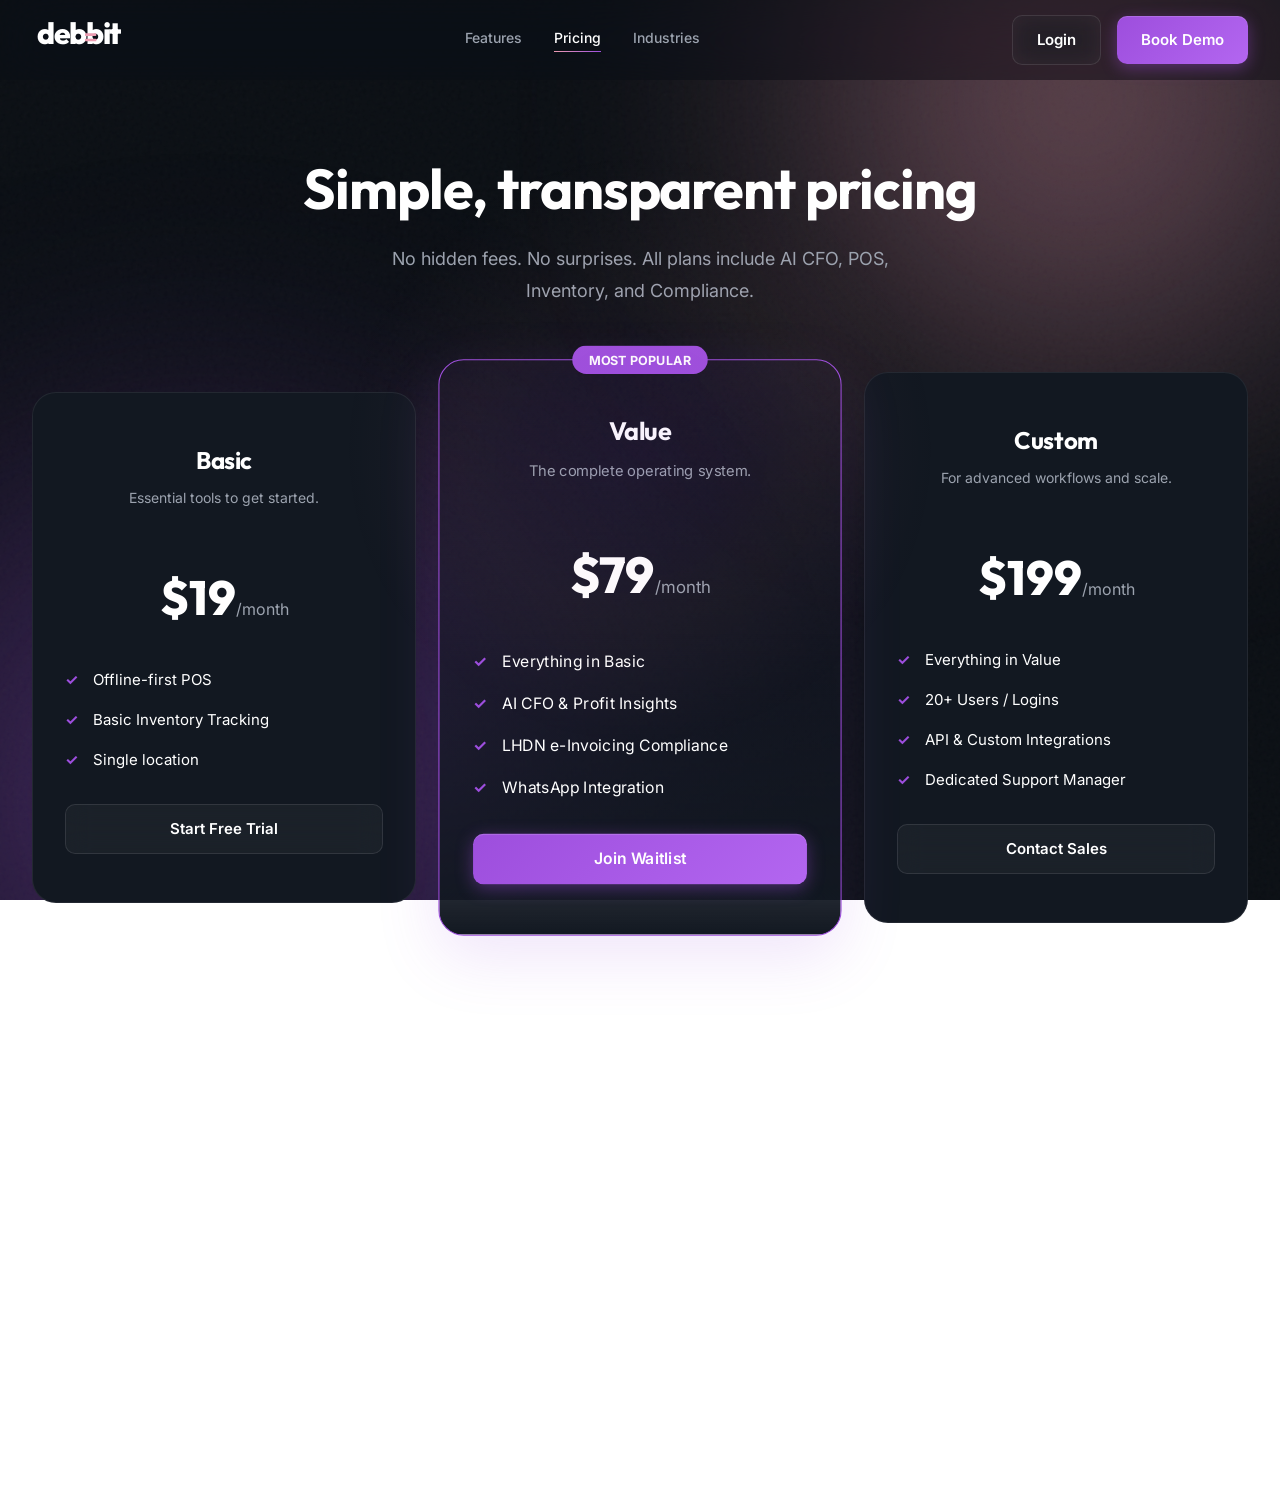
<file: pricing.html>
<!DOCTYPE html>
<html lang="en">
<head>
    <meta charset="UTF-8">
    <meta name="viewport" content="width=device-width, initial-scale=1.0">
    <title>Pricing | debbit OS</title>
    <link href="https://fonts.googleapis.com/css2?family=Inter:wght@400;500;600&family=Outfit:wght@600;700;800&display=swap" rel="stylesheet">
    <link rel="stylesheet" href="styles.css">
    <style>
        .pricing-section { padding-top: 160px; padding-bottom: 120px; }
        .pricing-grid { display: grid; grid-template-columns: repeat(3, 1fr); gap: 2rem; align-items: center; margin-top: 4rem; }
        .pricing-card { background: var(--bg-card); border: 1px solid var(--border-light); border-radius: 24px; padding: 3rem 2rem; position: relative; }
        .pricing-card.highlight { border-color: var(--brand-primary); transform: scale(1.05); box-shadow: 0 20px 60px rgba(157,78,221,0.15); background: linear-gradient(180deg, rgba(157,78,221,0.05) 0%, var(--bg-card) 100%); z-index: 2; }
        .pricing-card h3 { font-size: 24px; margin-bottom: 8px; }
        .pricing-card .desc { color: var(--text-secondary); font-size: 14px; margin-bottom: 32px; height: 40px; }
        .price { font-size: 48px; font-weight: 800; font-family: var(--font-head); margin-bottom: 32px; color: var(--text-primary); }
        .price span { font-size: 16px; color: var(--text-secondary); font-weight: 400; font-family: var(--font-body); }
        .pricing-ul { list-style: none; margin-bottom: 32px; }
        .pricing-ul li { margin-bottom: 16px; font-size: 15px; position: relative; padding-left: 28px; }
        .pricing-ul li::before { content: '\2713'; position: absolute; left: 0; color: var(--brand-primary); font-weight: bold; }
        .faq-section { max-width: 800px; margin: 0 auto; padding-bottom: 120px; }
        .accordion { border-bottom: 1px solid var(--border-light); padding: 24px 0; cursor: pointer; }
        .accordion-title { display: flex; justify-content: space-between; align-items: center; font-weight: 600; font-size: 18px; transition: color 0.2s; }
        .accordion:hover .accordion-title { color: var(--brand-accent); }
    </style>
</head>
<body>
    <div class="ambient-bg"><div class="orb orb-pink"></div><div class="orb orb-purple"></div><div class="noise-overlay"></div></div>
    <nav class="navbar" id="navbar">
        <div class="container nav-container">
            <div class="logo"><a href="index.html" style="text-decoration: none;"><svg viewBox="0 0 350 120" xmlns="http://www.w3.org/2000/svg" width="120" height="40"><text x="10" y="85" font-family="'Outfit', sans-serif" font-weight="800" font-size="90" fill="#FFFFFF" letter-spacing="-4">debbit</text><rect x="154" y="52" width="34" height="8" rx="2" fill="#ED9CB1" /><rect x="154" y="68" width="34" height="8" rx="2" fill="#ED9CB1" /></svg></a></div>
            <div class="nav-links"><a href="features.html">Features</a><a href="pricing.html" class="active">Pricing</a><a href="industries.html">Industries</a></div>
            <div class="nav-buttons"><a href="dashboard.html" class="btn btn-secondary">Login</a><a href="demo.html" class="btn btn-primary">Book Demo</a></div>
        </div>
    </nav>
    <section class="pricing-section">
        <div class="container text-center reveal">
            <h1 class="hero-title" style="font-size: 56px;">Simple, transparent pricing</h1>
            <p class="hero-p" style="margin: 0 auto;">No hidden fees. No surprises. All plans include AI CFO, POS, Inventory, and Compliance.</p>
            <div class="pricing-grid">
                <div class="pricing-card reveal delay-1"><h3>Basic</h3><p class="desc">Essential tools to get started.</p><div class="price">$19<span>/month</span></div><ul class="pricing-ul" style="text-align:left;"><li>Offline-first POS</li><li>Basic Inventory Tracking</li><li>Single location</li></ul><a href="demo.html" class="btn btn-secondary" style="width:100%;">Start Free Trial</a></div>
                <div class="pricing-card highlight reveal delay-2"><div style="position:absolute;top:-14px;left:50%;transform:translateX(-50%);background:var(--brand-primary);color:white;padding:4px 16px;border-radius:50px;font-size:12px;font-weight:bold;text-transform:uppercase;">Most Popular</div><h3>Value</h3><p class="desc">The complete operating system.</p><div class="price">$79<span>/month</span></div><ul class="pricing-ul" style="text-align:left;"><li>Everything in Basic</li><li>AI CFO &amp; Profit Insights</li><li>LHDN e-Invoicing Compliance</li><li>WhatsApp Integration</li></ul><a href="demo.html" class="btn btn-primary" style="width:100%;">Join Waitlist</a></div>
                <div class="pricing-card reveal delay-3"><h3>Custom</h3><p class="desc">For advanced workflows and scale.</p><div class="price">$199<span>/month</span></div><ul class="pricing-ul" style="text-align:left;"><li>Everything in Value</li><li>20+ Users / Logins</li><li>API &amp; Custom Integrations</li><li>Dedicated Support Manager</li></ul><a href="demo.html" class="btn btn-secondary" style="width:100%;">Contact Sales</a></div>
            </div>
        </div>
    </section>
    <section class="faq-section reveal">
        <h2 style="font-size:32px;text-align:center;margin-bottom:40px;">Frequently Asked Questions</h2>
        <div class="accordion"><div class="accordion-title">Is this compliant with LHDN e-Invoicing? <span>+</span></div></div>
        <div class="accordion"><div class="accordion-title">Do I need an accountant if I use debbit? <span>+</span></div></div>
        <div class="accordion"><div class="accordion-title">Does the POS work without an internet connection? <span>+</span></div></div>
    </section>
    <script src="animations.js"></script>
</body>
</html>
</file>
<file: styles.css>
/*
  DESIGN SYSTEM — debbit
  Premium Dark SaaS · Glassmorphism · Motion-first
*/

:root {
    --bg-base: #0B0F14;
    --bg-card: #121821;
    --bg-card-hover: #19202a;
    --brand-primary: #9D4EDD;
    --brand-accent: #ED9CB1;
    --text-primary: #FFFFFF;
    --text-secondary: #9CA3AF;
    --border-light: rgba(255, 255, 255, 0.07);
    --font-head: 'Outfit', sans-serif;
    --font-body: 'Inter', sans-serif;
}

* { margin: 0; padding: 0; box-sizing: border-box; }
html { scroll-behavior: smooth; }

body {
    background-color: transparent;
    color: var(--text-primary);
    font-family: var(--font-body);
    overflow-x: hidden;
    line-height: 1.6;
    -webkit-font-smoothing: antialiased;
}

/* ── CURSOR GLOW ───────────────────────────────────────── */
.cursor-glow {
    position: fixed;
    width: 600px; height: 600px;
    background: radial-gradient(circle, rgba(157,78,221,0.08) 0%, rgba(237,156,177,0.04) 40%, transparent 70%);
    border-radius: 50%;
    pointer-events: none;
    z-index: 1;
    transform: translate(-50%, -50%);
    will-change: left, top;
    transition: opacity 0.4s ease;
}

/* ── AMBIENT BACKGROUND ───────────────────────────────── */
.ambient-bg {
    position: fixed; top: 0; left: 0;
    width: 100vw; height: 100vh;
    z-index: -1; overflow: hidden; pointer-events: none;
    background: var(--bg-base);
}
.orb {
    position: absolute; border-radius: 50%;
    filter: blur(130px); opacity: 0.55;
    will-change: transform;
}
.orb-pink {
    width: 700px; height: 700px;
    background: radial-gradient(circle, rgba(237,156,177,0.95) 0%, rgba(237,156,177,0.15) 70%);
    top: -250px; right: -150px;
    animation: drift-pink 28s ease-in-out infinite alternate;
}
.orb-purple {
    width: 900px; height: 900px;
    background: radial-gradient(circle, rgba(157,78,221,0.85) 0%, rgba(157,78,221,0.08) 70%);
    bottom: -350px; left: -250px;
    animation: drift-purple 34s ease-in-out infinite alternate;
}
.orb-mid {
    width: 500px; height: 500px;
    background: radial-gradient(circle, rgba(157,78,221,0.35) 0%, transparent 70%);
    top: 35%; left: 35%; opacity: 0.25;
    animation: drift-mid 22s ease-in-out infinite alternate-reverse;
}
.noise-overlay {
    position: absolute; top: 0; left: 0; width: 100%; height: 100%;
    background-image: url("data:image/svg+xml,%3Csvg viewBox='0 0 256 256' xmlns='http://www.w3.org/2000/svg'%3E%3Cfilter id='n'%3E%3CfeTurbulence type='fractalNoise' baseFrequency='0.85' numOctaves='4' stitchTiles='stitch'/%3E%3C/filter%3E%3Crect width='100%25' height='100%25' filter='url(%23n)' opacity='0.04'/%3E%3C/svg%3E");
    pointer-events: none; opacity: 0.65;
}

@keyframes drift-pink {
    0%   { transform: translate(0, 0) scale(1) rotate(0deg); }
    33%  { transform: translate(-70px, 60px) scale(1.06) rotate(2deg); }
    66%  { transform: translate(-40px, 110px) scale(0.96) rotate(-2deg); }
    100% { transform: translate(-110px, 80px) scale(1.08) rotate(3deg); }
}
@keyframes drift-purple {
    0%   { transform: translate(0, 0) scale(1); }
    50%  { transform: translate(130px, -90px) scale(1.12); }
    100% { transform: translate(70px, -150px) scale(0.94); }
}
@keyframes drift-mid {
    0%   { transform: translate(0, 0) scale(1); opacity: 0.25; }
    100% { transform: translate(220px, -160px) scale(1.4); opacity: 0.1; }
}

/* ── TYPOGRAPHY ───────────────────────────────────────── */
h1, h2, h3, h4, h5 { font-family: var(--font-head); font-weight: 700; letter-spacing: -0.02em; }
p { color: var(--text-secondary); }

.text-gradient {
    background: linear-gradient(135deg, var(--brand-accent) 0%, var(--brand-primary) 55%, var(--brand-accent) 100%);
    background-size: 200% 200%;
    -webkit-background-clip: text;
    -webkit-text-fill-color: transparent;
    background-clip: text;
    animation: gradient-pan 5s ease infinite;
}
@keyframes gradient-pan {
    0%   { background-position: 0% 50%; }
    50%  { background-position: 100% 50%; }
    100% { background-position: 0% 50%; }
}

/* ── LAYOUT ───────────────────────────────────────────── */
.container { max-width: 1280px; margin: 0 auto; padding: 0 2rem; }
.section { padding: 120px 0; }
.grid-2 { display: grid; grid-template-columns: 1fr 1fr; gap: 4rem; align-items: center; }
.grid-3 { display: grid; grid-template-columns: repeat(3, 1fr); gap: 2rem; }
.grid-4 { display: grid; grid-template-columns: repeat(4, 1fr); gap: 1.5rem; }
.text-center { text-align: center; }
.mb-1 { margin-bottom: 1rem; } .mb-2 { margin-bottom: 2rem; } .mb-4 { margin-bottom: 4rem; }

/* ── NAVIGATION ───────────────────────────────────────── */
.navbar {
    position: fixed; top: 0; width: 100%; height: 80px; z-index: 100;
    background: rgba(11, 15, 20, 0.55);
    backdrop-filter: blur(28px) saturate(180%);
    -webkit-backdrop-filter: blur(28px) saturate(180%);
    border-bottom: 1px solid transparent;
    transition: all 0.4s cubic-bezier(0.16, 1, 0.3, 1);
}
.navbar.scrolled {
    background: rgba(11, 15, 20, 0.88);
    border-bottom: 1px solid var(--border-light);
    box-shadow: 0 4px 30px rgba(0,0,0,0.35);
}
.nav-container { display: flex; justify-content: space-between; align-items: center; height: 100%; }
.nav-links { display: flex; gap: 2rem; align-items: center; }
.nav-links a {
    color: var(--text-secondary); text-decoration: none; font-size: 14px; font-weight: 500;
    transition: color 0.25s; position: relative; padding-bottom: 3px;
}
.nav-links a::after {
    content: '';
    position: absolute; bottom: 0; left: 0; right: 0; height: 1px;
    background: linear-gradient(90deg, var(--brand-accent), var(--brand-primary));
    transform: scaleX(0); transform-origin: left;
    transition: transform 0.35s cubic-bezier(0.16, 1, 0.3, 1);
}
.nav-links a:hover::after, .nav-links a.active::after { transform: scaleX(1); }
.nav-links a:hover, .nav-links a.active { color: var(--text-primary); }
.nav-buttons { display: flex; gap: 1rem; align-items: center; }

/* ── BUTTONS ──────────────────────────────────────────── */
.btn {
    display: inline-flex; align-items: center; justify-content: center;
    padding: 12px 24px; border-radius: 10px; font-weight: 600; font-size: 15px;
    text-decoration: none; cursor: pointer; border: none;
    position: relative; overflow: hidden;
    transition: transform 0.3s cubic-bezier(0.16, 1, 0.3, 1), box-shadow 0.3s ease;
}
/* shine sweep */
.btn::after {
    content: '';
    position: absolute; inset: 0;
    background: linear-gradient(105deg, transparent 40%, rgba(255,255,255,0.14), transparent 60%);
    transform: translateX(-100%) skewX(-10deg);
    transition: transform 0.65s ease;
}
.btn:hover::after { transform: translateX(200%) skewX(-10deg); }

.btn-primary {
    background: linear-gradient(135deg, #9D4EDD 0%, #b366f0 100%);
    color: white;
    box-shadow: 0 4px 16px rgba(157,78,221,0.4), inset 0 1px 0 rgba(255,255,255,0.15);
}
.btn-primary:hover {
    box-shadow: 0 8px 28px rgba(157,78,221,0.58), inset 0 1px 0 rgba(255,255,255,0.15);
}
.btn-primary:active { transform: scale(0.97) translateY(1px); }

.btn-secondary {
    background: rgba(255,255,255,0.04);
    backdrop-filter: blur(12px);
    color: var(--text-primary);
    border: 1px solid rgba(255,255,255,0.1);
}
.btn-secondary:hover {
    background: rgba(255,255,255,0.08);
    border-color: rgba(255,255,255,0.2);
}

/* ── CARDS ────────────────────────────────────────────── */
.card {
    background: var(--bg-card);
    border: 1px solid var(--border-light);
    border-radius: 18px; padding: 2rem;
    position: relative; overflow: hidden;
    transition: transform 0.45s cubic-bezier(0.16, 1, 0.3, 1),
                box-shadow 0.45s ease,
                border-color 0.45s ease;
}
/* inner gradient on hover */
.card::before {
    content: '';
    position: absolute; inset: 0;
    background: radial-gradient(ellipse at 50% 0%, rgba(157,78,221,0.1) 0%, transparent 60%);
    opacity: 0; transition: opacity 0.45s ease;
    pointer-events: none;
}
/* mouse spotlight */
.card::after {
    content: '';
    position: absolute;
    width: 280px; height: 280px;
    background: radial-gradient(circle, rgba(157,78,221,0.11) 0%, transparent 70%);
    border-radius: 50%;
    transform: translate(-50%, -50%);
    left: var(--mouse-x, 50%); top: var(--mouse-y, 50%);
    pointer-events: none; opacity: 0;
    transition: opacity 0.35s ease;
}
.card:hover { border-color: rgba(157,78,221,0.3); transform: translateY(-7px); box-shadow: 0 24px 48px rgba(0,0,0,0.45), 0 0 0 1px rgba(157,78,221,0.12); }
.card:hover::before { opacity: 1; }
.card:hover::after  { opacity: 1; }

.icon-box {
    width: 48px; height: 48px; border-radius: 12px;
    background: rgba(157,78,221,0.1); border: 1px solid rgba(157,78,221,0.2);
    display: flex; align-items: center; justify-content: center;
    color: var(--brand-accent); font-size: 24px; font-weight: bold; margin-bottom: 24px;
    transition: background 0.3s, border-color 0.3s, box-shadow 0.3s;
}
.card:hover .icon-box {
    background: rgba(157,78,221,0.18);
    border-color: rgba(157,78,221,0.45);
    box-shadow: 0 0 18px rgba(157,78,221,0.25);
}

/* ── SCROLL REVEAL ────────────────────────────────────── */
.reveal {
    opacity: 0; transform: translateY(44px);
    transition: opacity 0.95s cubic-bezier(0.16, 1, 0.3, 1),
                transform 0.95s cubic-bezier(0.16, 1, 0.3, 1);
}
.reveal.active { opacity: 1; transform: translateY(0); }
.delay-1 { transition-delay: 0.12s; }
.delay-2 { transition-delay: 0.24s; }
.delay-3 { transition-delay: 0.38s; }
.delay-4 { transition-delay: 0.52s; }

/* ── HERO ─────────────────────────────────────────────── */
.hero { padding-top: 180px; padding-bottom: 100px; }
.hero-title { font-size: clamp(46px, 5.5vw, 72px); line-height: 1.05; margin-bottom: 1.5rem; }
.hero-p { font-size: 1.125rem; max-width: 500px; margin-bottom: 2.5rem; line-height: 1.8; }

/* ── GLASSMORPHISM PANELS ─────────────────────────────── */
.hero-mockup-wrapper {
    position: relative; height: 500px; width: 100%;
    display: flex; justify-content: center; align-items: center;
    perspective: 1200px;
}

.glass-panel {
    /* layered glass */
    background: rgba(12, 18, 28, 0.5);
    backdrop-filter: blur(32px) saturate(180%) brightness(1.05);
    -webkit-backdrop-filter: blur(32px) saturate(180%) brightness(1.05);
    /* border stack: faint white + gradient top edge */
    border: 1px solid rgba(255,255,255,0.07);
    border-radius: 22px;
    position: absolute;
    /* multi-layer shadow: depth + glow */
    box-shadow:
        0 40px 80px -12px rgba(0,0,0,0.75),
        0 0 0 1px rgba(255,255,255,0.04) inset,
        0 1px 0 rgba(255,255,255,0.1) inset,
        0 -1px 0 rgba(0,0,0,0.2) inset;
    transition: transform 0.6s cubic-bezier(0.16, 1, 0.3, 1),
                box-shadow 0.6s ease;
    overflow: hidden;
}
/* top-edge light refraction */
.glass-panel::before {
    content: '';
    position: absolute; top: 0; left: 8%; right: 8%; height: 1px;
    background: linear-gradient(90deg, transparent, rgba(255,255,255,0.22), transparent);
    pointer-events: none; z-index: 10;
}
/* scan-line sweep on main panel */
.panel-main::after {
    content: '';
    position: absolute; left: 0; right: 0; height: 45%;
    background: linear-gradient(180deg, transparent, rgba(157,78,221,0.05), transparent);
    animation: scan 9s linear infinite;
    pointer-events: none; z-index: 5; top: -45%;
}
@keyframes scan { 0% { top: -45%; } 100% { top: 110%; } }

.panel-main { width: 90%; height: 400px; z-index: 2; padding: 0; }
.panel-main img { width: 100%; height: 110%; object-fit: cover; object-position: top; display: block; margin-top: 32px; }
.panel-float-1 {
    width: 230px; height: 120px; right: -5%; top: 10%; z-index: 3;
    animation: float 6.5s ease-in-out infinite;
    border-left: 2px solid var(--brand-accent);
    box-shadow: 0 20px 40px rgba(0,0,0,0.5), 0 0 20px rgba(237,156,177,0.12) inset;
    padding: 16px;
}
.panel-float-2 {
    width: 250px; height: 92px; left: -10%; bottom: 20%; z-index: 3;
    animation: float 7.5s ease-in-out infinite reverse;
    border-left: 2px solid var(--brand-primary);
    box-shadow: 0 20px 40px rgba(0,0,0,0.5), 0 0 20px rgba(157,78,221,0.1) inset;
    padding: 16px;
}

@keyframes float {
    0%, 100% { transform: translateY(0px) rotate(0deg); }
    50%       { transform: translateY(-20px) rotate(0.4deg); }
}

/* ── IMAGE WRAPPERS ───────────────────────────────────── */
.img-wrap {
    width: 100%; overflow: hidden; border-radius: 24px;
    border: 1px solid var(--border-light);
    box-shadow: 0 30px 60px rgba(0,0,0,0.55);
    position: relative;
    transition: box-shadow 0.5s ease, border-color 0.5s ease;
}
.img-wrap::after {
    content: '';
    position: absolute; inset: 0; border-radius: 24px;
    background: linear-gradient(180deg, transparent 55%, rgba(11,15,20,0.75) 100%);
    pointer-events: none;
}
.img-wrap img {
    width: 100%; height: 100%; object-fit: cover; object-position: top;
    display: block; transform: scale(1.05) translateY(-2%); margin-bottom: -5%;
    transition: transform 0.7s cubic-bezier(0.16, 1, 0.3, 1);
}
.img-wrap:hover {
    border-color: rgba(157,78,221,0.28);
    box-shadow: 0 36px 70px rgba(0,0,0,0.65), 0 0 45px rgba(157,78,221,0.1);
}
.img-wrap:hover img { transform: scale(1.08) translateY(-3%); }
.img-wrap-tall { height: 400px; }
.img-wrap-tall img { height: 110%; margin-bottom: -10%; }

/* ── TRUST STRIP ──────────────────────────────────────── */
.trust-strip {
    padding: 40px 0;
    border-top: 1px solid var(--border-light);
    border-bottom: 1px solid var(--border-light);
    background: rgba(255,255,255,0.01);
    position: relative; overflow: hidden;
}
.trust-strip::before {
    content: '';
    position: absolute; top: 0; left: -60%;
    width: 40%; height: 100%;
    background: linear-gradient(90deg, transparent, rgba(157,78,221,0.05), transparent);
    animation: trust-sweep 7s linear infinite;
}
@keyframes trust-sweep { 0% { left: -40%; } 100% { left: 140%; } }

.trust-items { display: flex; justify-content: space-between; align-items: center; flex-wrap: wrap; gap: 2rem; }
.trust-item { display: flex; align-items: center; gap: 0.75rem; color: var(--text-secondary); font-weight: 500; font-size: 14px; transition: color 0.25s; }
.trust-item:hover { color: var(--text-primary); }
.trust-item span { color: var(--brand-primary); font-size: 18px; }

/* ── PROBLEM CARDS ────────────────────────────────────── */
.problem-card h3 { color: var(--text-primary); font-size: 20px; margin-bottom: 8px; }
.problem-card p { font-size: 15px; }

/* ── SOLUTION ROWS ────────────────────────────────────── */
.solution-row { margin-bottom: 120px; }
.solution-img-box {
    background: var(--bg-card); border-radius: 24px; height: 400px;
    border: 1px solid var(--border-light);
    display: flex; align-items: center; justify-content: center;
    font-family: var(--font-head); color: var(--text-secondary);
}

/* ── AI CFO ───────────────────────────────────────────── */
.ai-cfo-section {
    background: linear-gradient(180deg, rgba(157,78,221,0.07) 0%, transparent 100%);
    position: relative;
}
.ai-cfo-section::before {
    content: '';
    position: absolute; top: 0; left: 50%; transform: translateX(-50%);
    width: 560px; height: 1px;
    background: linear-gradient(90deg, transparent, rgba(157,78,221,0.5), transparent);
}
.chat-ui {
    max-width: 600px; margin: 0 auto;
    background: rgba(14, 20, 30, 0.65);
    backdrop-filter: blur(24px) saturate(180%);
    -webkit-backdrop-filter: blur(24px) saturate(180%);
    border-radius: 24px; padding: 2rem;
    border: 1px solid rgba(157,78,221,0.18);
    box-shadow:
        0 0 80px rgba(157,78,221,0.08),
        0 0 0 1px rgba(157,78,221,0.06) inset,
        0 1px 0 rgba(255,255,255,0.06) inset;
}
.chat-bubble {
    background: rgba(255,255,255,0.04);
    backdrop-filter: blur(8px);
    padding: 1rem 1.5rem; border-radius: 16px 16px 16px 4px;
    margin-bottom: 1rem; color: var(--text-primary);
    border-left: 2px solid var(--brand-accent);
    transition: background 0.25s, transform 0.25s;
}
.chat-bubble:hover { background: rgba(255,255,255,0.07); transform: translateX(4px); }

/* ── HOW IT WORKS ─────────────────────────────────────── */
.step-item { text-align: center; position: relative; z-index: 2; }
.step-number {
    width: 56px; height: 56px; border-radius: 50%;
    background: linear-gradient(135deg, var(--brand-primary), #c47af5);
    color: white; display: flex; align-items: center; justify-content: center;
    font-size: 20px; font-weight: bold; margin: 0 auto 1.5rem auto;
    box-shadow: 0 0 24px rgba(157,78,221,0.55), 0 0 48px rgba(157,78,221,0.2);
    animation: pulse-ring 3s ease-in-out infinite;
}
@keyframes pulse-ring {
    0%, 100% { box-shadow: 0 0 24px rgba(157,78,221,0.55), 0 0 0 0 rgba(157,78,221,0); }
    50%       { box-shadow: 0 0 32px rgba(157,78,221,0.75), 0 0 0 10px rgba(157,78,221,0.06); }
}
.step-title { font-size: 20px; margin-bottom: 8px; color: var(--text-primary); }

/* ── BEFORE / AFTER ───────────────────────────────────── */
.split-screen {
    display: grid; grid-template-columns: 1fr 1fr;
    border-radius: 24px; overflow: hidden; border: 1px solid var(--border-light);
}
.split-side { padding: 4rem; }
.split-before { background: rgba(255,51,102,0.04); border-right: 1px solid var(--border-light); }
.split-after  { background: rgba(157,78,221,0.06); }
.split-side h3 { font-size: 24px; margin-bottom: 1.5rem; }
.split-ul { list-style: none; }
.split-ul li { position: relative; padding-left: 32px; margin-bottom: 1rem; font-size: 16px; color: var(--text-secondary); }
.split-before .split-ul li::before { content: '✕'; position: absolute; left: 0; color: #ff3366; }
.split-after  .split-ul li::before { content: '✓'; position: absolute; left: 0; color: var(--brand-primary); }
.split-after  .split-ul li { color: var(--text-primary); }

/* ── HERO BADGE ───────────────────────────────────────── */
@keyframes slow-glow {
    0%   { box-shadow: 0 0 10px rgba(237,156,177,0.08), 0 0 0 0 rgba(237,156,177,0); }
    100% { box-shadow: 0 0 35px rgba(237,156,177,0.35), 0 0 0 10px rgba(237,156,177,0.04); }
}
@keyframes blink-fast {
    0%, 100% { opacity: 1; box-shadow: 0 0 8px #ff3366; }
    50%       { opacity: 0.15; box-shadow: none; }
}

/* ── FOOTER ───────────────────────────────────────────── */
.footer { border-top: 1px solid var(--border-light); padding: 60px 0 40px; background: #0a0e12; }
.footer-grid { display: grid; grid-template-columns: 2fr 1fr 1fr 1fr; gap: 4rem; margin-bottom: 3rem; }
.footer-col h4 { color: var(--text-primary); margin-bottom: 1.5rem; font-size: 16px; }
.footer-col ul { list-style: none; }
.footer-col ul li { margin-bottom: 0.75rem; }
.footer-col a { color: var(--text-secondary); text-decoration: none; transition: color 0.2s; }
.footer-col a:hover { color: var(--brand-accent); }
.footer-bottom { border-top: 1px solid var(--border-light); padding-top: 2rem; text-align: center; color: var(--text-secondary); font-size: 14px; }

/* ── RESPONSIVE ───────────────────────────────────────── */
@media (max-width: 900px) {
    .grid-2, .grid-3, .grid-4 { grid-template-columns: 1fr; gap: 2rem; }
    .hero-title { font-size: 38px; }
    .split-screen { grid-template-columns: 1fr; }
    .footer-grid { grid-template-columns: 1fr 1fr; gap: 2rem; }
    .nav-links { display: none; }
    .hero-mockup-wrapper { height: 320px; }
    .panel-float-1, .panel-float-2 { display: none; }
    .cursor-glow { display: none; }
}
</file>
